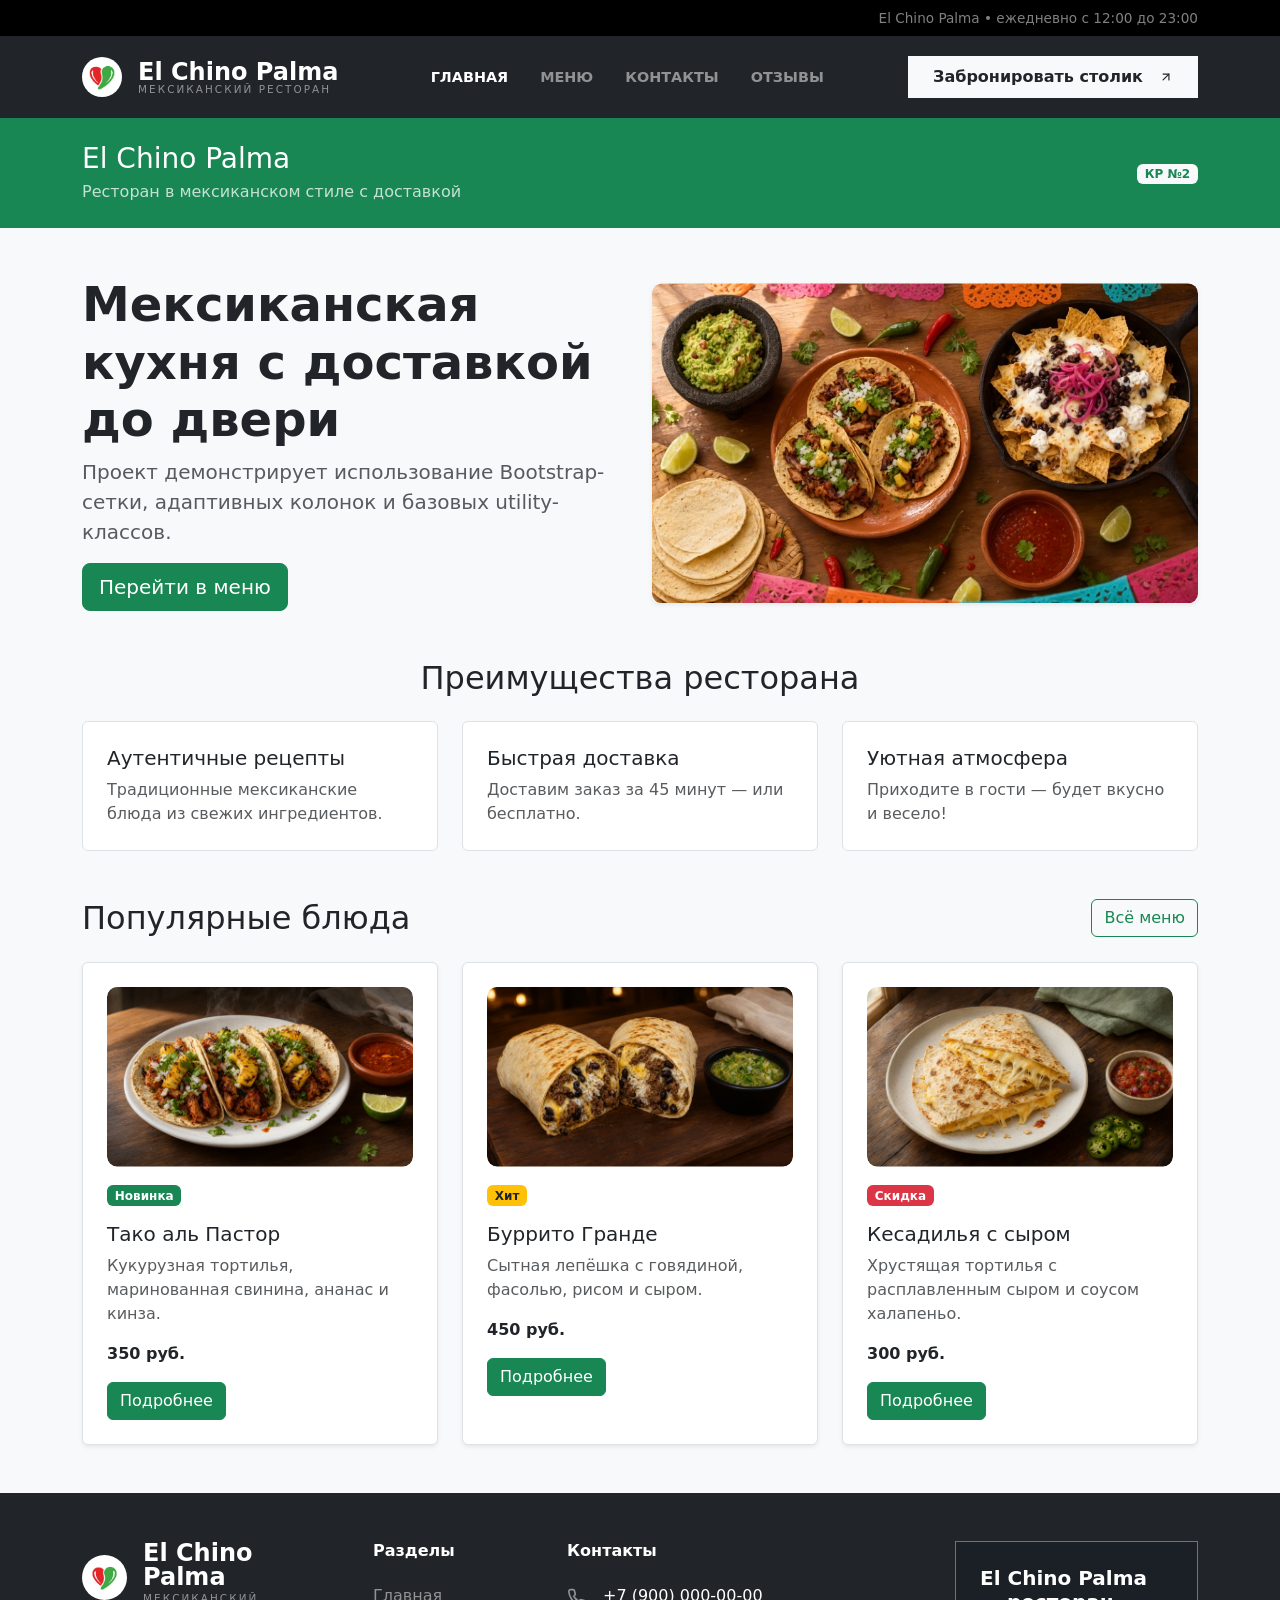
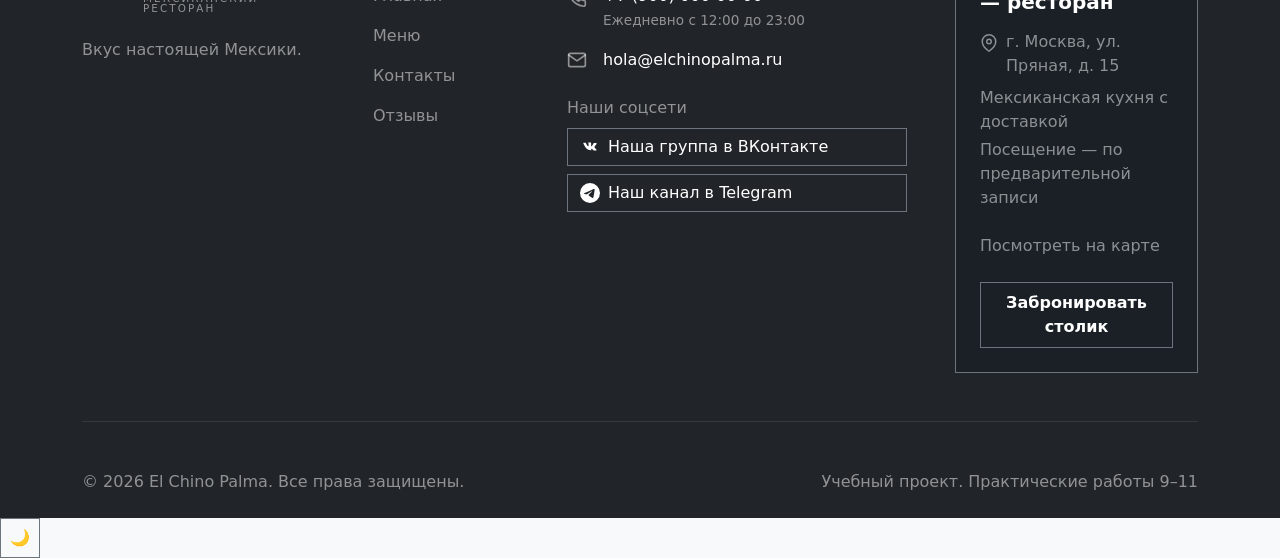
<file: index.html>
<!DOCTYPE html>
<html lang="ru">
<head>
    <meta charset="UTF-8">
    <meta name="viewport" content="width=device-width, initial-scale=1.0">
    <script>
        (function () {
            var t = localStorage.getItem('ecp-theme');
            if (!t) t = window.matchMedia('(prefers-color-scheme: dark)').matches ? 'dark' : 'light';
            document.documentElement.setAttribute('data-bs-theme', t);
        })();
    </script>
    <meta name="description" content="El Chino Palma — ресторан в мексиканском стиле с доставкой: меню, шеф-повара, заказ доставки.">
    <title>El Chino Palma — мексиканский ресторан</title>
    <link href="vendor/bootstrap/css/bootstrap.min.css" rel="stylesheet">
    <link rel="stylesheet" href="css/custom.css">
    <link rel="icon" type="image/jpeg" href="images/logo.jpeg">
</head>
<body class="bg-light d-flex flex-column min-vh-100">
    <!-- Верхняя панель -->
<div class="top-bar bg-black text-white-50 py-2" style="font-size: 0.85rem;">
    <div class="container d-flex justify-content-end">
        <span>El Chino Palma &bull; ежедневно с 12:00 до 23:00</span>
    </div>
</div>

<!-- Основной навбар -->
<nav class="navbar navbar-expand-lg navbar-dark bg-dark py-3">
    <div class="container">
        <!-- Логотип -->
        <a class="navbar-brand d-flex align-items-center" href="index.html">
            <img src="images/logo.jpeg" alt="Логотип" class="navbar-logo me-3" style="width: 40px; height: 40px; border-radius: 50%;">
            <div class="d-flex flex-column lh-1">
                <span class="fw-bold fs-4 text-white">El Chino Palma</span>
                <span class="text-white-50 text-uppercase" style="font-size: 0.65rem; letter-spacing: 0.2em;">Мексиканский ресторан</span>
            </div>
        </a>

        <button class="navbar-toggler" type="button" data-bs-toggle="collapse" data-bs-target="#mainNavbar" aria-controls="mainNavbar" aria-expanded="false" aria-label="Переключить навигацию">
            <span class="navbar-toggler-icon"></span>
        </button>

        <div class="collapse navbar-collapse" id="mainNavbar">
            <ul class="navbar-nav mx-auto mb-3 mb-lg-0 gap-3 text-uppercase" style="font-size: 0.9rem; font-weight: 600;">
                <li class="nav-item"><a class="nav-link active text-white" href="index.html">Главная</a></li>
                <li class="nav-item"><a class="nav-link text-white-50 hover-white" href="catalog.html">Меню</a></li>
                <li class="nav-item"><a class="nav-link text-white-50 hover-white" href="contacts.html">Контакты</a></li>
                <li class="nav-item"><a class="nav-link text-white-50 hover-white" href="reviews.html">Отзывы</a></li>
            </ul>

            <div class="d-flex align-items-center gap-2 flex-wrap">
                
                
                <a href="order.html" class="header-cta btn btn-light text-dark fw-bold rounded-0 px-4 py-2 d-inline-flex align-items-center gap-3 text-decoration-none ms-lg-2">
                    Забронировать столик
                    <svg width="14" height="14" viewBox="0 0 24 24" fill="none" stroke="currentColor" stroke-width="2" stroke-linecap="round" stroke-linejoin="round"><line x1="7" y1="17" x2="17" y2="7"></line><polyline points="7 7 17 7 17 17"></polyline></svg>
                </a>
            </div>
        </div>
    </div>
</nav>

    <header class="bg-success text-white py-4">
        <div class="container">
            <div class="row align-items-center">
                <div class="col-12 col-md-8">
                    <h1 class="h3 mb-1">El Chino Palma</h1>
                    <p class="mb-0 opacity-75">Ресторан в мексиканском стиле с доставкой</p>
                </div>
                <div class="col-12 col-md-4 text-md-end mt-3 mt-md-0">
                    <span class="badge bg-light text-success">КР №2</span>
                </div>
            </div>
        </div>
    </header>

    <main class="flex-grow-1">
        <section class="container my-5">
            <div class="row align-items-center g-4">
                <div class="col-12 col-lg-6 animate-on-load">
                    <h2 class="display-5 fw-bold">Мексиканская кухня с доставкой до двери</h2>
                    <p class="lead text-muted">Проект демонстрирует использование Bootstrap-сетки, адаптивных колонок и базовых utility-классов.</p>
                    <a class="btn btn-success btn-lg" href="catalog.html">Перейти в меню</a>
                </div>
                <div class="col-12 col-lg-6 animate-on-load">
                    <div class="hero-media rounded overflow-hidden shadow-sm"><img src="images/hero.jpg" alt="Фирменные блюда El Chino Palma" class="hero-img" loading="lazy"></div>
                </div>
            </div>
        </section>

        <section class="container my-5">
            <h2 class="text-center mb-4">Преимущества ресторана</h2>
            <div class="row g-4">
                <div class="col-12 col-md-4">
                    <div class="p-4 border rounded h-100 bg-white">
                        <h3 class="h5">Аутентичные рецепты</h3>
                        <p class="mb-0 text-muted">Традиционные мексиканские блюда из свежих ингредиентов.</p>
                    </div>
                </div>
                <div class="col-12 col-md-4">
                    <div class="p-4 border rounded h-100 bg-white">
                        <h3 class="h5">Быстрая доставка</h3>
                        <p class="mb-0 text-muted">Доставим заказ за 45 минут — или бесплатно.</p>
                    </div>
                </div>
                <div class="col-12 col-md-4">
                    <div class="p-4 border rounded h-100 bg-white">
                        <h3 class="h5">Уютная атмосфера</h3>
                        <p class="mb-0 text-muted">Приходите в гости — будет вкусно и весело!</p>
                    </div>
                </div>
            </div>
        </section>

        <section class="container my-5" id="popular">
            <div class="d-flex justify-content-between align-items-center mb-4">
                <h2 class="mb-0">Популярные блюда</h2>
                <a class="btn btn-outline-success" href="catalog.html">Всё меню</a>
            </div>
            <div class="row g-4">
                <div class="col-12 col-md-6 col-lg-4">
                    <div class="border rounded h-100 p-4 bg-white shadow-sm animate-on-load">
                        <img src="images/dish-1.jpg" class="dish-thumb mb-3" alt="Тако аль Пастор" loading="lazy">
                        <span class="badge bg-success mb-3">Новинка</span>
                        <h3 class="h5">Тако аль Пастор</h3>
                        <p class="text-muted">Кукурузная тортилья, маринованная свинина, ананас и кинза.</p>
                        <p class="fw-bold mb-3">350 руб.</p>
                        <a class="btn btn-success" href="product.html">Подробнее</a>
                    </div>
                </div>
                <div class="col-12 col-md-6 col-lg-4">
                    <div class="border rounded h-100 p-4 bg-white shadow-sm animate-on-load">
                        <img src="images/dish-2.jpg" class="dish-thumb mb-3" alt="Буррито Гранде" loading="lazy">
                        <span class="badge bg-warning text-dark mb-3">Хит</span>
                        <h3 class="h5">Буррито Гранде</h3>
                        <p class="text-muted">Сытная лепёшка с говядиной, фасолью, рисом и сыром.</p>
                        <p class="fw-bold mb-3">450 руб.</p>
                        <a class="btn btn-success" href="product.html">Подробнее</a>
                    </div>
                </div>
                <div class="col-12 col-md-6 col-lg-4">
                    <div class="border rounded h-100 p-4 bg-white shadow-sm animate-on-load">
                        <img src="images/dish-3.jpg" class="dish-thumb mb-3" alt="Кесадилья с сыром" loading="lazy">
                        <span class="badge bg-danger mb-3">Скидка</span>
                        <h3 class="h5">Кесадилья с сыром</h3>
                        <p class="text-muted">Хрустящая тортилья с расплавленным сыром и соусом халапеньо.</p>
                        <p class="fw-bold mb-3">300 руб.</p>
                        <a class="btn btn-success" href="product.html">Подробнее</a>
                    </div>
                </div>
            </div>
        </section>
    </main>

    <footer class="bg-dark text-white pt-5 pb-4 mt-auto">
    <div class="container">
        <div class="row g-5">
            <!-- Колонка 1: Лого и слоган -->
            <div class="col-12 col-lg-3">
                <a class="d-flex align-items-center text-decoration-none mb-4" href="index.html">
                    <img src="images/logo.jpeg" alt="Логотип" class="me-3" style="width: 45px; height: 45px; border-radius: 50%; background: white; padding: 3px;">
                    <div class="d-flex flex-column lh-1">
                        <span class="fw-bold fs-4 text-white">El Chino Palma</span>
                        <span class="text-white-50 text-uppercase mt-1" style="font-size: 0.65rem; letter-spacing: 0.2em;">Мексиканский ресторан</span>
                    </div>
                </a>
                <p class="text-white-50">Вкус настоящей Мексики.</p>
            </div>

            <!-- Колонка 2: Разделы -->
            <div class="col-6 col-lg-2">
                <h5 class="text-white fw-bold mb-4 fs-6">Разделы</h5>
                <ul class="list-unstyled d-flex flex-column gap-3">
                    <li><a class="text-white-50 text-decoration-none hover-white" href="index.html">Главная</a></li>
                    <li><a class="text-white-50 text-decoration-none hover-white" href="catalog.html">Меню</a></li>
                    <li><a class="text-white-50 text-decoration-none hover-white" href="contacts.html">Контакты</a></li>
                    <li><a class="text-white-50 text-decoration-none hover-white" href="reviews.html">Отзывы</a></li>
                </ul>
            </div>

            <!-- Колонка 3: Контакты -->
            <div class="col-12 col-md-6 col-lg-4">
                <h5 class="text-white fw-bold mb-4 fs-6">Контакты</h5>
                <ul class="list-unstyled d-flex flex-column gap-3 text-white-50">
                    <li class="d-flex align-items-start gap-3">
                        <svg width="20" height="20" viewBox="0 0 24 24" fill="none" stroke="currentColor" stroke-width="2" stroke-linecap="round" stroke-linejoin="round" class="mt-1 flex-shrink-0"><path d="M22 16.92v3a2 2 0 0 1-2.18 2 19.79 19.79 0 0 1-8.63-3.07 19.5 19.5 0 0 1-6-6 19.79 19.79 0 0 1-3.07-8.67A2 2 0 0 1 4.11 2h3a2 2 0 0 1 2 1.72 12.84 12.84 0 0 0 .7 2.81 2 2 0 0 1-.45 2.11L8.09 9.91a16 16 0 0 0 6 6l1.27-1.27a2 2 0 0 1 2.11-.45 12.84 12.84 0 0 0 2.81.7A2 2 0 0 1 22 16.92z"></path></svg>
                        <div>
                            <a href="tel:+79000000000" class="text-white text-decoration-none">+7 (900) 000-00-00</a><br>
                            <span class="text-white-50" style="font-size: 0.85rem;">Ежедневно с 12:00 до 23:00</span>
                        </div>
                    </li>
                    <li class="d-flex align-items-center gap-3">
                        <svg width="20" height="20" viewBox="0 0 24 24" fill="none" stroke="currentColor" stroke-width="2" stroke-linecap="round" stroke-linejoin="round" class="flex-shrink-0"><path d="M4 4h16c1.1 0 2 .9 2 2v12c0 1.1-.9 2-2 2H4c-1.1 0-2-.9-2-2V6c0-1.1.9-2 2-2z"></path><polyline points="22,6 12,13 2,6"></polyline></svg>
                        <a href="mailto:hola@elchinopalma.ru" class="text-white text-decoration-none">hola@elchinopalma.ru</a>
                    </li>
                </ul>
                <p class="text-white-50 mt-4 mb-2">Наши соцсети</p>
                <div class="d-flex flex-column gap-2">
                    <a href="#" class="btn btn-outline-secondary text-start rounded-0 text-white d-flex align-items-center gap-2 border-secondary">
                        <svg width="20" height="20" viewBox="0 0 24 24" fill="currentColor"><path d="M12.785 16.241s.288-.032.436-.191c.136-.145.131-.419.131-.419s-.019-1.28.575-1.469c.583-.187 1.332 1.233 2.125 1.778.603.413 1.06.323 1.06.323l2.127-.03s1.111-.069.583-.944c-.042-.071-.304-.642-1.578-1.895-1.335-1.312-1.157-1.099.454-3.368 1.002-1.412 1.402-2.274 1.277-2.643-.118-.352-.85-.258-.85-.258l-2.397.015s-.178-.024-.31.055c-.128.077-.212.256-.212.256s-.376 1.002-.878 1.856c-1.065 1.803-1.491 1.898-1.666 1.786-.412-.268-.309-1.077-.309-1.653 0-1.799.267-2.547-.526-2.743-.264-.064-.457-.106-1.132-.112-.866-.009-1.598.003-2.014.208-.276.136-.49.44-.359.458.162.022.53.099.725.365.253.343.245 1.112.245 1.112s.146 2.118-.34 2.381c-.336.182-.795-.19-1.778-1.883-.505-.874-.887-1.84-.887-1.84s-.072-.177-.2-.272c-.154-.115-.368-.151-.368-.151l-2.278.015s-.342.009-.468.158c-.112.133-.008.406-.008.406s1.77 4.145 3.772 6.234c1.836 1.916 3.921 1.79 3.921 1.79h.945z"/></svg>
                        Наша группа в ВКонтакте
                    </a>
                    <a href="#" class="btn btn-outline-secondary text-start rounded-0 text-white d-flex align-items-center gap-2 border-secondary">
                        <svg width="20" height="20" viewBox="0 0 24 24" fill="currentColor"><path d="M11.944 0A12 12 0 0 0 0 12a12 12 0 0 0 12 12 12 12 0 0 0 12-12A12 12 0 0 0 12 0a12 12 0 0 0-.056 0zm4.962 7.224c.1-.002.321.023.465.14a.506.506 0 0 1 .171.325c.016.093.036.306.02.472-.18 1.898-.962 6.502-1.36 8.627-.168.9-.499 1.201-.82 1.23-.696.065-1.225-.46-1.9-.902-1.056-.693-1.653-1.124-2.678-1.8-1.185-.78-.417-1.21.258-1.91.177-.184 3.247-2.977 3.307-3.23.007-.032.014-.15-.056-.212s-.174-.041-.249-.024c-.106.024-1.793 1.14-5.061 3.345-.48.33-.913.49-1.302.48-.428-.008-1.252-.241-1.865-.44-.752-.245-1.349-.374-1.297-.789.027-.216.325-.437.893-.663 3.498-1.524 5.83-2.529 6.998-3.014 3.332-1.386 4.025-1.627 4.476-1.635z"/></svg>
                        Наш канал в Telegram
                    </a>
                </div>
            </div>

            <!-- Колонка 4: Карточка -->
            <div class="col-12 col-lg-3">
                <div class="p-4 border border-secondary h-100 d-flex flex-column" style="background-color: #1a2026;">
                    <h5 class="text-white fw-bold mb-3 fs-5">El Chino Palma — ресторан</h5>
                    <p class="text-white-50 mb-2 d-flex gap-2">
                        <svg width="18" height="18" viewBox="0 0 24 24" fill="none" stroke="currentColor" stroke-width="2" stroke-linecap="round" stroke-linejoin="round" class="mt-1 flex-shrink-0"><path d="M21 10c0 7-9 13-9 13s-9-6-9-13a9 9 0 0 1 18 0z"></path><circle cx="12" cy="10" r="3"></circle></svg>
                        <span>г. Москва, ул. Пряная, д. 15</span>
                    </p>
                    <p class="text-white-50 mb-1">Мексиканская кухня с доставкой</p>
                    <p class="text-white-50 mb-4">Посещение — по предварительной записи</p>
                    <a href="contacts.html" class="text-white-50 text-decoration-none mb-4 d-inline-block hover-white">Посмотреть на карте</a>
                    <a href="order.html" class="header-cta btn btn-outline-light rounded-0 mt-auto py-2 w-100 border-secondary text-white fw-bold">Забронировать столик</a>
                </div>
            </div>
        </div>

        <hr class="border-secondary my-5">

        <div class="row align-items-center">
            <div class="col-12 col-md-6">
                <p class="mb-0 text-white-50">&copy; 2026 El Chino Palma. Все права защищены.</p>
            </div>
            <div class="col-12 col-md-6 text-md-end mt-3 mt-md-0">
                <span class="text-white-50">Учебный проект. Практические работы 9–11</span>
            </div>
        </div>
    </div>
</footer>

    <script src="vendor/bootstrap/js/bootstrap.bundle.min.js"></script>
    <script src="js/theme.js"></script>
<button type="button" class="theme-toggle-olive btn btn-outline-light border-secondary rounded-0 p-2 d-flex align-items-center justify-content-center" data-theme-toggle aria-label="Переключить тему" style="width: 40px; height: 40px;">
                    <span class="theme-icon text-white" aria-hidden="true">🌙</span>
                </button>
</body>
</html>
</file>
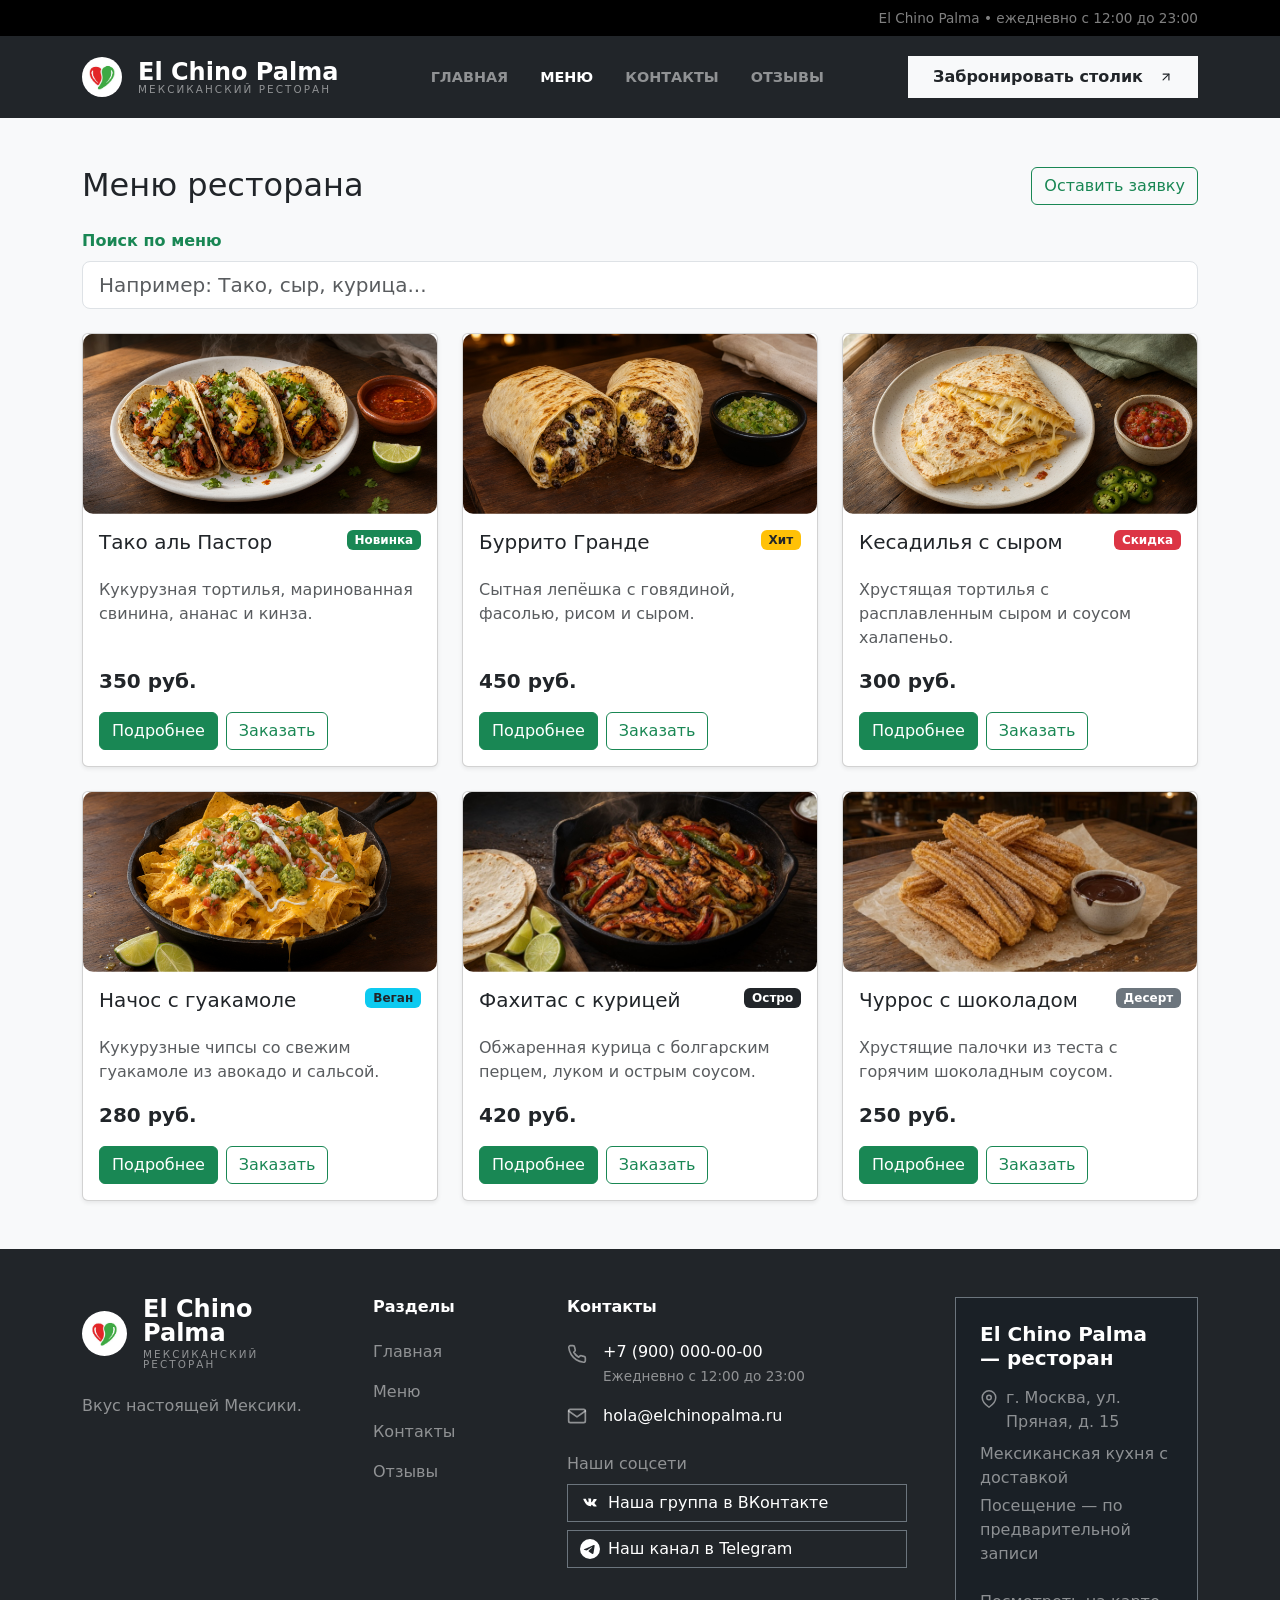
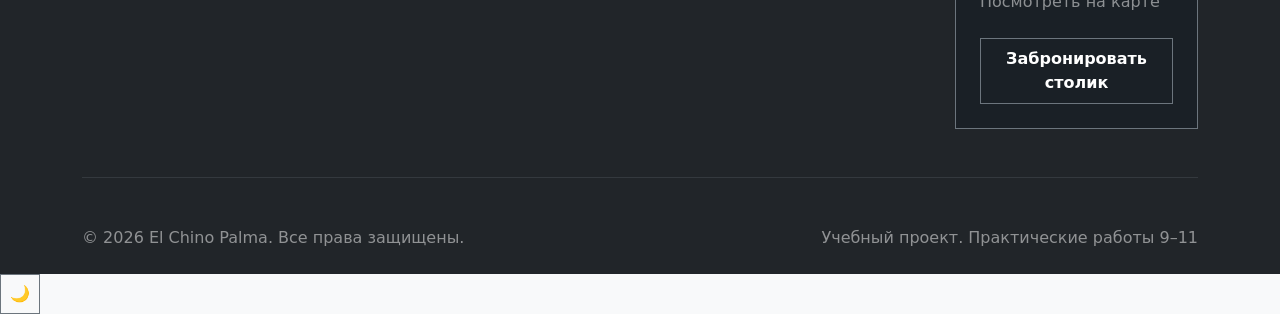
<file: catalog.html>
<!DOCTYPE html>
<html lang="ru">
<head>
    <meta charset="UTF-8">
    <meta name="viewport" content="width=device-width, initial-scale=1.0">
    <script>
        (function () {
            var t = localStorage.getItem('ecp-theme');
            if (!t) t = window.matchMedia('(prefers-color-scheme: dark)').matches ? 'dark' : 'light';
            document.documentElement.setAttribute('data-bs-theme', t);
        })();
    </script>
    <meta name="description" content="Меню ресторана El Chino Palma — мексиканские блюда с доставкой.">
    <title>Меню — El Chino Palma</title>
    <link href="vendor/bootstrap/css/bootstrap.min.css" rel="stylesheet">
    <link rel="stylesheet" href="css/custom.css">
    <link rel="icon" type="image/jpeg" href="images/logo.jpeg">
</head>
<body class="bg-light d-flex flex-column min-vh-100">
    <!-- Верхняя панель -->
<div class="top-bar bg-black text-white-50 py-2" style="font-size: 0.85rem;">
    <div class="container d-flex justify-content-end">
        <span>El Chino Palma &bull; ежедневно с 12:00 до 23:00</span>
    </div>
</div>

<!-- Основной навбар -->
<nav class="navbar navbar-expand-lg navbar-dark bg-dark py-3">
    <div class="container">
        <!-- Логотип -->
        <a class="navbar-brand d-flex align-items-center" href="index.html">
            <img src="images/logo.jpeg" alt="Логотип" class="navbar-logo me-3" style="width: 40px; height: 40px; border-radius: 50%;">
            <div class="d-flex flex-column lh-1">
                <span class="fw-bold fs-4 text-white">El Chino Palma</span>
                <span class="text-white-50 text-uppercase" style="font-size: 0.65rem; letter-spacing: 0.2em;">Мексиканский ресторан</span>
            </div>
        </a>

        <button class="navbar-toggler" type="button" data-bs-toggle="collapse" data-bs-target="#mainNavbar" aria-controls="mainNavbar" aria-expanded="false" aria-label="Переключить навигацию">
            <span class="navbar-toggler-icon"></span>
        </button>

        <div class="collapse navbar-collapse" id="mainNavbar">
            <ul class="navbar-nav mx-auto mb-3 mb-lg-0 gap-3 text-uppercase" style="font-size: 0.9rem; font-weight: 600;">
                <li class="nav-item"><a class="nav-link text-white-50 hover-white" href="index.html">Главная</a></li>
                <li class="nav-item"><a class="nav-link active text-white" href="catalog.html">Меню</a></li>
                <li class="nav-item"><a class="nav-link text-white-50 hover-white" href="contacts.html">Контакты</a></li>
                <li class="nav-item"><a class="nav-link text-white-50 hover-white" href="reviews.html">Отзывы</a></li>
            </ul>

            <div class="d-flex align-items-center gap-2 flex-wrap">
                
                
                <a href="order.html" class="header-cta btn btn-light text-dark fw-bold rounded-0 px-4 py-2 d-inline-flex align-items-center gap-3 text-decoration-none ms-lg-2">
                    Забронировать столик
                    <svg width="14" height="14" viewBox="0 0 24 24" fill="none" stroke="currentColor" stroke-width="2" stroke-linecap="round" stroke-linejoin="round"><line x1="7" y1="17" x2="17" y2="7"></line><polyline points="7 7 17 7 17 17"></polyline></svg>
                </a>
            </div>
        </div>
    </div>
</nav>

    <main class="container my-5 flex-grow-1">
        

        <div class="d-flex justify-content-between align-items-center mb-4">
            <h1 class="h2 mb-0">Меню ресторана</h1>
            <a class="btn btn-outline-success" href="order.html">Оставить заявку</a>
        </div>

                <div class="mb-4 animate-on-load">
            <label for="menu-search" class="form-label fw-bold text-success">Поиск по меню</label>
            <input type="search" id="menu-search" class="form-control form-control-lg" placeholder="Например: Тако, сыр, курица...">
        </div>

        <div class="row g-4" id="menu-grid">
            <div class="col-12 col-md-6 col-lg-4 menu-item animate-on-load">
                <div class="card h-100 shadow-sm">
                    <img src="images/dish-1.jpg" class="card-img-top" alt="Тако аль Пастор" loading="lazy">
                    <div class="card-body d-flex flex-column">
                        <div class="d-flex justify-content-between align-items-start mb-3">
                            <h2 class="card-title h5">Тако аль Пастор</h2>
                            <span class="badge bg-success">Новинка</span>
                        </div>
                        <p class="card-text text-muted">Кукурузная тортилья, маринованная свинина, ананас и кинза.</p>
                        <p class="fw-bold fs-5 mt-auto">350 руб.</p>
                        <div class="d-flex gap-2">
                            <a class="btn btn-success" href="product.html">Подробнее</a>
                            <button class="btn btn-outline-success" type="button" data-bs-toggle="modal" data-bs-target="#orderModal">Заказать</button>
                        </div>
                    </div>
                </div>
            </div>

            <div class="col-12 col-md-6 col-lg-4 menu-item animate-on-load">
                <div class="card h-100 shadow-sm">
                    <img src="images/dish-2.jpg" class="card-img-top" alt="Буррито Гранде" loading="lazy">
                    <div class="card-body d-flex flex-column">
                        <div class="d-flex justify-content-between align-items-start mb-3">
                            <h2 class="card-title h5">Буррито Гранде</h2>
                            <span class="badge bg-warning text-dark">Хит</span>
                        </div>
                        <p class="card-text text-muted">Сытная лепёшка с говядиной, фасолью, рисом и сыром.</p>
                        <p class="fw-bold fs-5 mt-auto">450 руб.</p>
                        <div class="d-flex gap-2">
                            <a class="btn btn-success" href="product.html">Подробнее</a>
                            <button class="btn btn-outline-success" type="button" data-bs-toggle="modal" data-bs-target="#orderModal">Заказать</button>
                        </div>
                    </div>
                </div>
            </div>

            <div class="col-12 col-md-6 col-lg-4 menu-item animate-on-load">
                <div class="card h-100 shadow-sm">
                    <img src="images/dish-3.jpg" class="card-img-top" alt="Кесадилья с сыром" loading="lazy">
                    <div class="card-body d-flex flex-column">
                        <div class="d-flex justify-content-between align-items-start mb-3">
                            <h2 class="card-title h5">Кесадилья с сыром</h2>
                            <span class="badge bg-danger">Скидка</span>
                        </div>
                        <p class="card-text text-muted">Хрустящая тортилья с расплавленным сыром и соусом халапеньо.</p>
                        <p class="fw-bold fs-5 mt-auto">300 руб.</p>
                        <div class="d-flex gap-2">
                            <a class="btn btn-success" href="product.html">Подробнее</a>
                            <button class="btn btn-outline-success" type="button" data-bs-toggle="modal" data-bs-target="#orderModal">Заказать</button>
                        </div>
                    </div>
                </div>
            </div>

            <div class="col-12 col-md-6 col-lg-4 menu-item animate-on-load">
                <div class="card h-100 shadow-sm">
                    <img src="images/dish-4.jpg" class="card-img-top" alt="Начос с гуакамоле" loading="lazy">
                    <div class="card-body d-flex flex-column">
                        <div class="d-flex justify-content-between align-items-start mb-3">
                            <h2 class="card-title h5">Начос с гуакамоле</h2>
                            <span class="badge bg-info text-dark">Веган</span>
                        </div>
                        <p class="card-text text-muted">Кукурузные чипсы со свежим гуакамоле из авокадо и сальсой.</p>
                        <p class="fw-bold fs-5 mt-auto">280 руб.</p>
                        <div class="d-flex gap-2">
                            <a class="btn btn-success" href="product.html">Подробнее</a>
                            <button class="btn btn-outline-success" type="button" data-bs-toggle="modal" data-bs-target="#orderModal">Заказать</button>
                        </div>
                    </div>
                </div>
            </div>

            <div class="col-12 col-md-6 col-lg-4 menu-item animate-on-load">
                <div class="card h-100 shadow-sm">
                    <img src="images/dish-5.jpg" class="card-img-top" alt="Фахитас с курицей" loading="lazy">
                    <div class="card-body d-flex flex-column">
                        <div class="d-flex justify-content-between align-items-start mb-3">
                            <h2 class="card-title h5">Фахитас с курицей</h2>
                            <span class="badge bg-dark">Остро</span>
                        </div>
                        <p class="card-text text-muted">Обжаренная курица с болгарским перцем, луком и острым соусом.</p>
                        <p class="fw-bold fs-5 mt-auto">420 руб.</p>
                        <div class="d-flex gap-2">
                            <a class="btn btn-success" href="product.html">Подробнее</a>
                            <button class="btn btn-outline-success" type="button" data-bs-toggle="modal" data-bs-target="#orderModal">Заказать</button>
                        </div>
                    </div>
                </div>
            </div>

            <div class="col-12 col-md-6 col-lg-4 menu-item animate-on-load">
                <div class="card h-100 shadow-sm">
                    <img src="images/dish-6.jpg" class="card-img-top" alt="Чуррос с шоколадом" loading="lazy">
                    <div class="card-body d-flex flex-column">
                        <div class="d-flex justify-content-between align-items-start mb-3">
                            <h2 class="card-title h5">Чуррос с шоколадом</h2>
                            <span class="badge bg-secondary">Десерт</span>
                        </div>
                        <p class="card-text text-muted">Хрустящие палочки из теста с горячим шоколадным соусом.</p>
                        <p class="fw-bold fs-5 mt-auto">250 руб.</p>
                        <div class="d-flex gap-2">
                            <a class="btn btn-success" href="product.html">Подробнее</a>
                            <button class="btn btn-outline-success" type="button" data-bs-toggle="modal" data-bs-target="#orderModal">Заказать</button>
                        </div>
                    </div>
                </div>
            </div>
        </div>
    </main>

    <div class="modal fade" id="orderModal" tabindex="-1" aria-labelledby="orderModalLabel" aria-hidden="true">
        <div class="modal-dialog">
            <div class="modal-content">
                <div class="modal-header">
                    <h2 class="modal-title h5" id="orderModalLabel">Быстрая заявка</h2>
                    <button type="button" class="btn-close" data-bs-dismiss="modal" aria-label="Закрыть"></button>
                </div>
                <div class="modal-body">
                    <p class="text-muted">Оставьте контактные данные, и менеджер свяжется с вами для подтверждения заказа.</p>
                    <form>
                        <div class="mb-3">
                            <label for="modal-name" class="form-label">Имя</label>
                            <input id="modal-name" type="text" class="form-control" required>
                        </div>
                        <div class="mb-3">
                            <label for="modal-phone" class="form-label">Телефон</label>
                            <input id="modal-phone" type="tel" class="form-control" required>
                        </div>
                        <div class="form-check mb-3">
                            <input id="modal-agree" class="form-check-input" type="checkbox" required>
                            <label class="form-check-label" for="modal-agree">Согласен на обработку данных</label>
                        </div>
                    </form>
                </div>
                <div class="modal-footer">
                    <button type="button" class="btn btn-secondary" data-bs-dismiss="modal">Закрыть</button>
                    <button type="button" class="btn btn-success">Отправить</button>
                </div>
            </div>
        </div>
    </div>

    <footer class="bg-dark text-white pt-5 pb-4 mt-auto">
    <div class="container">
        <div class="row g-5">
            <!-- Колонка 1: Лого и слоган -->
            <div class="col-12 col-lg-3">
                <a class="d-flex align-items-center text-decoration-none mb-4" href="index.html">
                    <img src="images/logo.jpeg" alt="Логотип" class="me-3" style="width: 45px; height: 45px; border-radius: 50%; background: white; padding: 3px;">
                    <div class="d-flex flex-column lh-1">
                        <span class="fw-bold fs-4 text-white">El Chino Palma</span>
                        <span class="text-white-50 text-uppercase mt-1" style="font-size: 0.65rem; letter-spacing: 0.2em;">Мексиканский ресторан</span>
                    </div>
                </a>
                <p class="text-white-50">Вкус настоящей Мексики.</p>
            </div>

            <!-- Колонка 2: Разделы -->
            <div class="col-6 col-lg-2">
                <h5 class="text-white fw-bold mb-4 fs-6">Разделы</h5>
                <ul class="list-unstyled d-flex flex-column gap-3">
                    <li><a class="text-white-50 text-decoration-none hover-white" href="index.html">Главная</a></li>
                    <li><a class="text-white-50 text-decoration-none hover-white" href="catalog.html">Меню</a></li>
                    <li><a class="text-white-50 text-decoration-none hover-white" href="contacts.html">Контакты</a></li>
                    <li><a class="text-white-50 text-decoration-none hover-white" href="reviews.html">Отзывы</a></li>
                </ul>
            </div>

            <!-- Колонка 3: Контакты -->
            <div class="col-12 col-md-6 col-lg-4">
                <h5 class="text-white fw-bold mb-4 fs-6">Контакты</h5>
                <ul class="list-unstyled d-flex flex-column gap-3 text-white-50">
                    <li class="d-flex align-items-start gap-3">
                        <svg width="20" height="20" viewBox="0 0 24 24" fill="none" stroke="currentColor" stroke-width="2" stroke-linecap="round" stroke-linejoin="round" class="mt-1 flex-shrink-0"><path d="M22 16.92v3a2 2 0 0 1-2.18 2 19.79 19.79 0 0 1-8.63-3.07 19.5 19.5 0 0 1-6-6 19.79 19.79 0 0 1-3.07-8.67A2 2 0 0 1 4.11 2h3a2 2 0 0 1 2 1.72 12.84 12.84 0 0 0 .7 2.81 2 2 0 0 1-.45 2.11L8.09 9.91a16 16 0 0 0 6 6l1.27-1.27a2 2 0 0 1 2.11-.45 12.84 12.84 0 0 0 2.81.7A2 2 0 0 1 22 16.92z"></path></svg>
                        <div>
                            <a href="tel:+79000000000" class="text-white text-decoration-none">+7 (900) 000-00-00</a><br>
                            <span class="text-white-50" style="font-size: 0.85rem;">Ежедневно с 12:00 до 23:00</span>
                        </div>
                    </li>
                    <li class="d-flex align-items-center gap-3">
                        <svg width="20" height="20" viewBox="0 0 24 24" fill="none" stroke="currentColor" stroke-width="2" stroke-linecap="round" stroke-linejoin="round" class="flex-shrink-0"><path d="M4 4h16c1.1 0 2 .9 2 2v12c0 1.1-.9 2-2 2H4c-1.1 0-2-.9-2-2V6c0-1.1.9-2 2-2z"></path><polyline points="22,6 12,13 2,6"></polyline></svg>
                        <a href="mailto:hola@elchinopalma.ru" class="text-white text-decoration-none">hola@elchinopalma.ru</a>
                    </li>
                </ul>
                <p class="text-white-50 mt-4 mb-2">Наши соцсети</p>
                <div class="d-flex flex-column gap-2">
                    <a href="#" class="btn btn-outline-secondary text-start rounded-0 text-white d-flex align-items-center gap-2 border-secondary">
                        <svg width="20" height="20" viewBox="0 0 24 24" fill="currentColor"><path d="M12.785 16.241s.288-.032.436-.191c.136-.145.131-.419.131-.419s-.019-1.28.575-1.469c.583-.187 1.332 1.233 2.125 1.778.603.413 1.06.323 1.06.323l2.127-.03s1.111-.069.583-.944c-.042-.071-.304-.642-1.578-1.895-1.335-1.312-1.157-1.099.454-3.368 1.002-1.412 1.402-2.274 1.277-2.643-.118-.352-.85-.258-.85-.258l-2.397.015s-.178-.024-.31.055c-.128.077-.212.256-.212.256s-.376 1.002-.878 1.856c-1.065 1.803-1.491 1.898-1.666 1.786-.412-.268-.309-1.077-.309-1.653 0-1.799.267-2.547-.526-2.743-.264-.064-.457-.106-1.132-.112-.866-.009-1.598.003-2.014.208-.276.136-.49.44-.359.458.162.022.53.099.725.365.253.343.245 1.112.245 1.112s.146 2.118-.34 2.381c-.336.182-.795-.19-1.778-1.883-.505-.874-.887-1.84-.887-1.84s-.072-.177-.2-.272c-.154-.115-.368-.151-.368-.151l-2.278.015s-.342.009-.468.158c-.112.133-.008.406-.008.406s1.77 4.145 3.772 6.234c1.836 1.916 3.921 1.79 3.921 1.79h.945z"/></svg>
                        Наша группа в ВКонтакте
                    </a>
                    <a href="#" class="btn btn-outline-secondary text-start rounded-0 text-white d-flex align-items-center gap-2 border-secondary">
                        <svg width="20" height="20" viewBox="0 0 24 24" fill="currentColor"><path d="M11.944 0A12 12 0 0 0 0 12a12 12 0 0 0 12 12 12 12 0 0 0 12-12A12 12 0 0 0 12 0a12 12 0 0 0-.056 0zm4.962 7.224c.1-.002.321.023.465.14a.506.506 0 0 1 .171.325c.016.093.036.306.02.472-.18 1.898-.962 6.502-1.36 8.627-.168.9-.499 1.201-.82 1.23-.696.065-1.225-.46-1.9-.902-1.056-.693-1.653-1.124-2.678-1.8-1.185-.78-.417-1.21.258-1.91.177-.184 3.247-2.977 3.307-3.23.007-.032.014-.15-.056-.212s-.174-.041-.249-.024c-.106.024-1.793 1.14-5.061 3.345-.48.33-.913.49-1.302.48-.428-.008-1.252-.241-1.865-.44-.752-.245-1.349-.374-1.297-.789.027-.216.325-.437.893-.663 3.498-1.524 5.83-2.529 6.998-3.014 3.332-1.386 4.025-1.627 4.476-1.635z"/></svg>
                        Наш канал в Telegram
                    </a>
                </div>
            </div>

            <!-- Колонка 4: Карточка -->
            <div class="col-12 col-lg-3">
                <div class="p-4 border border-secondary h-100 d-flex flex-column" style="background-color: #1a2026;">
                    <h5 class="text-white fw-bold mb-3 fs-5">El Chino Palma — ресторан</h5>
                    <p class="text-white-50 mb-2 d-flex gap-2">
                        <svg width="18" height="18" viewBox="0 0 24 24" fill="none" stroke="currentColor" stroke-width="2" stroke-linecap="round" stroke-linejoin="round" class="mt-1 flex-shrink-0"><path d="M21 10c0 7-9 13-9 13s-9-6-9-13a9 9 0 0 1 18 0z"></path><circle cx="12" cy="10" r="3"></circle></svg>
                        <span>г. Москва, ул. Пряная, д. 15</span>
                    </p>
                    <p class="text-white-50 mb-1">Мексиканская кухня с доставкой</p>
                    <p class="text-white-50 mb-4">Посещение — по предварительной записи</p>
                    <a href="contacts.html" class="text-white-50 text-decoration-none mb-4 d-inline-block hover-white">Посмотреть на карте</a>
                    <a href="order.html" class="header-cta btn btn-outline-light rounded-0 mt-auto py-2 w-100 border-secondary text-white fw-bold">Забронировать столик</a>
                </div>
            </div>
        </div>

        <hr class="border-secondary my-5">

        <div class="row align-items-center">
            <div class="col-12 col-md-6">
                <p class="mb-0 text-white-50">&copy; 2026 El Chino Palma. Все права защищены.</p>
            </div>
            <div class="col-12 col-md-6 text-md-end mt-3 mt-md-0">
                <span class="text-white-50">Учебный проект. Практические работы 9–11</span>
            </div>
        </div>
    </div>
</footer>

    <script src="vendor/bootstrap/js/bootstrap.bundle.min.js"></script>
    <script src="js/theme.js"></script>
    <script src="js/search.js"></script>
<button type="button" class="theme-toggle-olive btn btn-outline-light border-secondary rounded-0 p-2 d-flex align-items-center justify-content-center" data-theme-toggle aria-label="Переключить тему" style="width: 40px; height: 40px;">
                    <span class="theme-icon text-white" aria-hidden="true">🌙</span>
                </button>
</body>
</html>
</file>
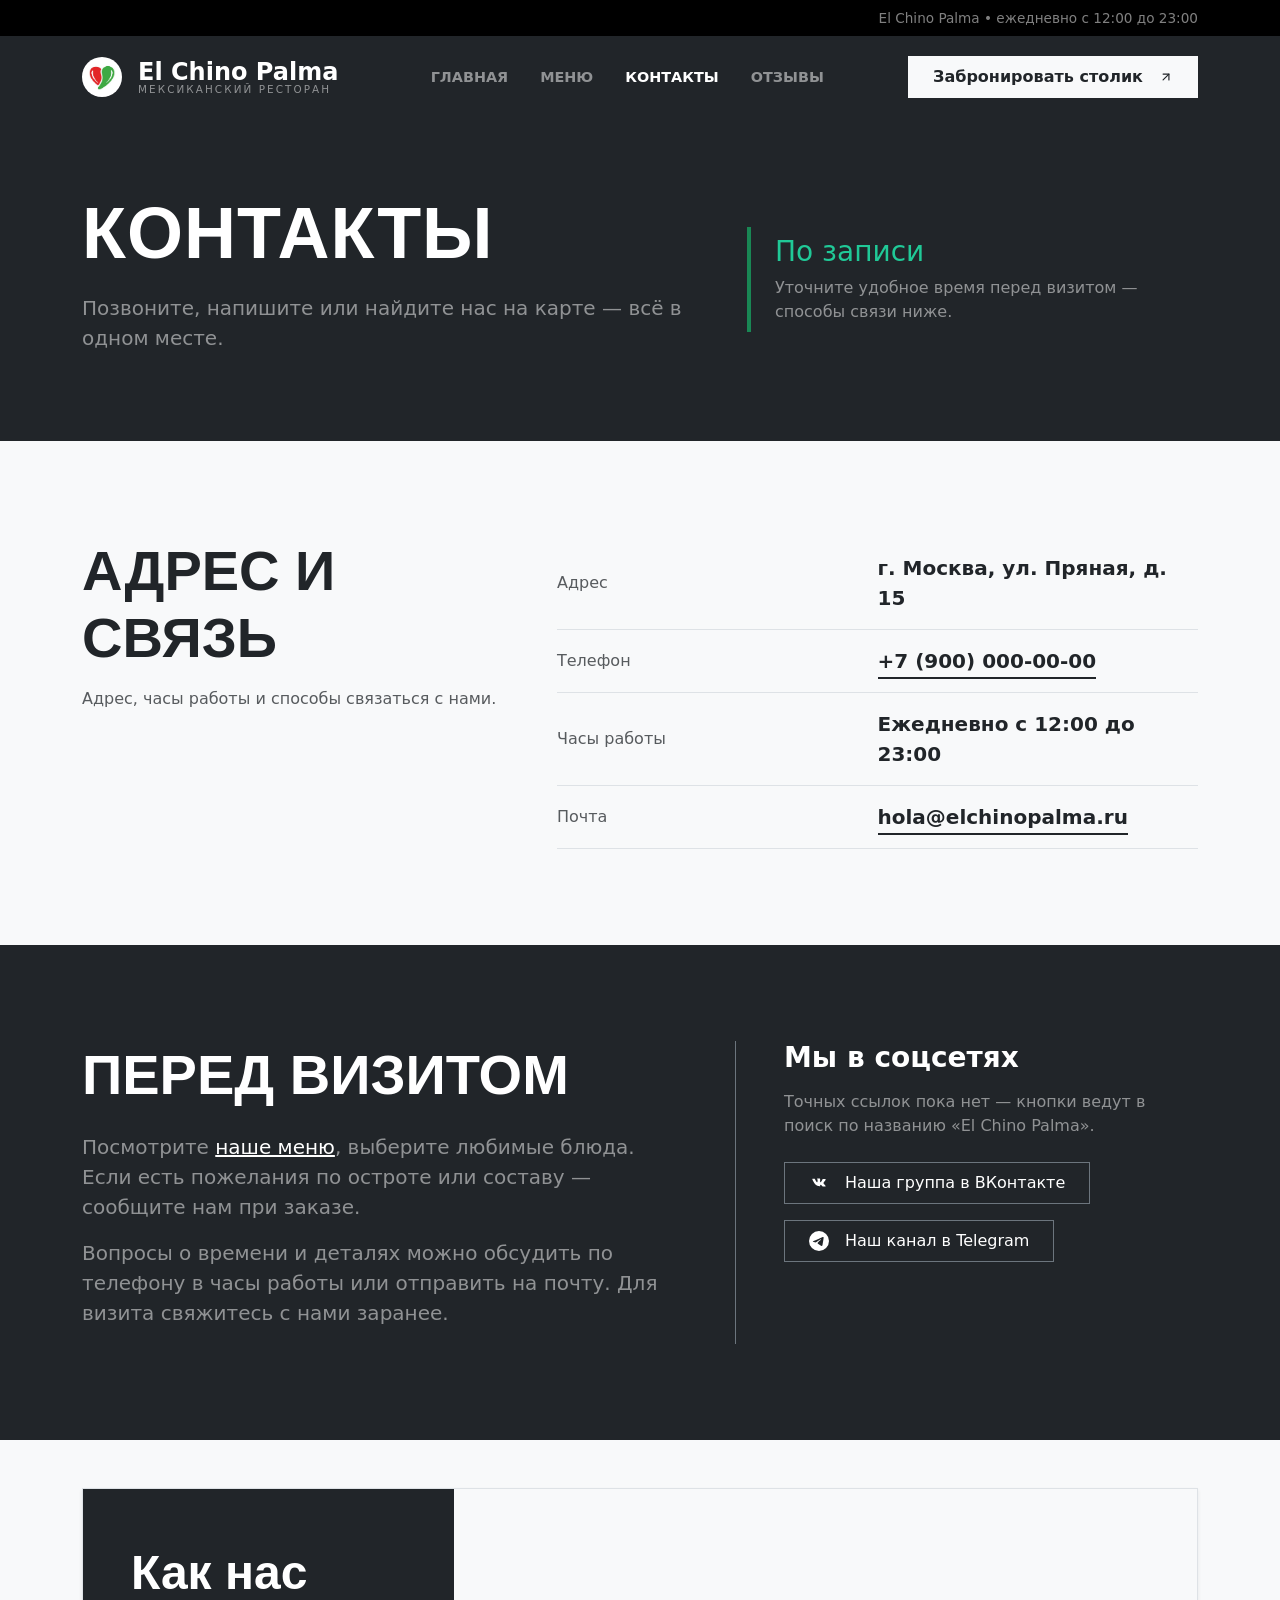
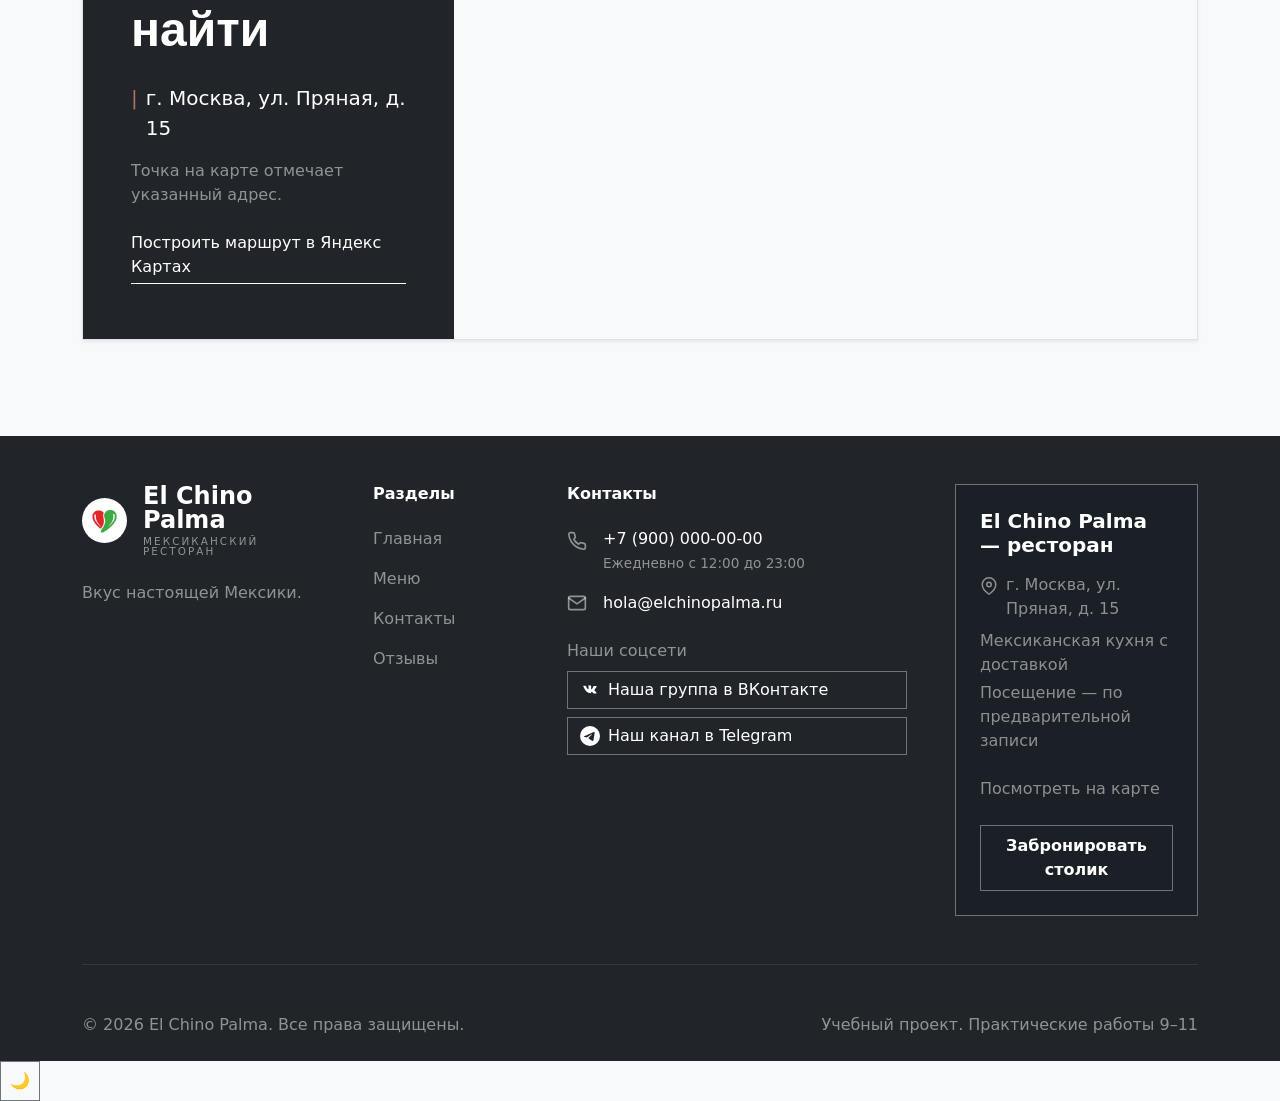
<file: contacts.html>
<!DOCTYPE html>
<html lang="ru">
<head>
    <meta charset="UTF-8">
    <meta name="viewport" content="width=device-width, initial-scale=1.0">
    <script>
        (function () {
            var t = localStorage.getItem('ecp-theme');
            if (!t) t = window.matchMedia('(prefers-color-scheme: dark)').matches ? 'dark' : 'light';
            document.documentElement.setAttribute('data-bs-theme', t);
        })();
    </script>
    <meta name="description" content="Контакты ресторана El Chino Palma: адрес, телефон, e-mail, форма обратной связи.">
    <title>Контакты — El Chino Palma</title>
    <link rel="stylesheet" href="vendor/bootstrap/css/bootstrap.min.css">
    <link rel="stylesheet" href="css/custom.css">
    <link rel="icon" type="image/jpeg" href="images/logo.jpeg">
</head>
<body class="bg-light d-flex flex-column min-vh-100">
    <!-- Верхняя панель -->
<div class="top-bar bg-black text-white-50 py-2" style="font-size: 0.85rem;">
    <div class="container d-flex justify-content-end">
        <span>El Chino Palma &bull; ежедневно с 12:00 до 23:00</span>
    </div>
</div>

<!-- Основной навбар -->
<nav class="navbar navbar-expand-lg navbar-dark bg-dark py-3">
    <div class="container">
        <!-- Логотип -->
        <a class="navbar-brand d-flex align-items-center" href="index.html">
            <img src="images/logo.jpeg" alt="Логотип" class="navbar-logo me-3" style="width: 40px; height: 40px; border-radius: 50%;">
            <div class="d-flex flex-column lh-1">
                <span class="fw-bold fs-4 text-white">El Chino Palma</span>
                <span class="text-white-50 text-uppercase" style="font-size: 0.65rem; letter-spacing: 0.2em;">Мексиканский ресторан</span>
            </div>
        </a>

        <button class="navbar-toggler" type="button" data-bs-toggle="collapse" data-bs-target="#mainNavbar" aria-controls="mainNavbar" aria-expanded="false" aria-label="Переключить навигацию">
            <span class="navbar-toggler-icon"></span>
        </button>

        <div class="collapse navbar-collapse" id="mainNavbar">
            <ul class="navbar-nav mx-auto mb-3 mb-lg-0 gap-3 text-uppercase" style="font-size: 0.9rem; font-weight: 600;">
                <li class="nav-item"><a class="nav-link text-white-50 hover-white" href="index.html">Главная</a></li>
                <li class="nav-item"><a class="nav-link text-white-50 hover-white" href="catalog.html">Меню</a></li>
                <li class="nav-item"><a class="nav-link active text-white" href="contacts.html">Контакты</a></li>
                <li class="nav-item"><a class="nav-link text-white-50 hover-white" href="reviews.html">Отзывы</a></li>
            </ul>

            <div class="d-flex align-items-center gap-2 flex-wrap">
                
                
                <a href="order.html" class="header-cta btn btn-light text-dark fw-bold rounded-0 px-4 py-2 d-inline-flex align-items-center gap-3 text-decoration-none ms-lg-2">
                    Забронировать столик
                    <svg width="14" height="14" viewBox="0 0 24 24" fill="none" stroke="currentColor" stroke-width="2" stroke-linecap="round" stroke-linejoin="round"><line x1="7" y1="17" x2="17" y2="7"></line><polyline points="7 7 17 7 17 17"></polyline></svg>
                </a>
            </div>
        </div>
    </div>
</nav>

    <main class="flex-grow-1">
        <!-- Блок 1: КОНТАКТЫ (как на скрине 3) -->
        <section class="bg-dark text-white py-5">
            <div class="container py-4">
                <div class="row align-items-center">
                    <div class="col-lg-7 mb-4 mb-lg-0">
                        <h1 class="display-2 fw-bold text-uppercase mb-3" style="font-family: 'Impact', 'Arial Black', sans-serif; letter-spacing: 1px;">Контакты</h1>
                        <p class="lead text-white-50">Позвоните, напишите или найдите нас на карте — всё в одном месте.</p>
                    </div>
                    <div class="col-lg-5">
                        <div class="contacts-fixed  border-start border-4 border-success ps-4 py-2">
                            <h2 class="h3 text-success mb-2" style="color: #20c997 !important;">По записи</h2>
                            <p class="text-white-50 mb-0">Уточните удобное время перед визитом — способы связи ниже.</p>
                        </div>
                    </div>
                </div>
            </div>
        </section>

        <!-- Блок 2: Адрес и связь (как на скрине 4) -->
        <section class="bg-light py-5">
            <div class="container py-5">
                <div class="row">
                    <div class="col-lg-5 mb-4 mb-lg-0">
                        <h2 class="display-4 fw-bold text-uppercase mb-3" style="font-family: 'Impact', 'Arial Black', sans-serif;">Адрес и связь</h2>
                        <p class="text-muted">Адрес, часы работы и способы связаться с нами.</p>
                    </div>
                    <div class="col-lg-7">
                        <div class="d-flex border-bottom py-3 align-items-center">
                            <div class="w-50 text-muted">Адрес</div>
                            <div class="w-50 fw-bold fs-5">г. Москва, ул. Пряная, д. 15</div>
                        </div>
                        <div class="d-flex border-bottom py-3 align-items-center">
                            <div class="w-50 text-muted">Телефон</div>
                            <div class="w-50"><a href="tel:+79000000000" class="text-dark text-decoration-none fw-bold fs-5 border-bottom border-dark border-2 pb-1">+7 (900) 000-00-00</a></div>
                        </div>
                        <div class="d-flex border-bottom py-3 align-items-center">
                            <div class="w-50 text-muted">Часы работы</div>
                            <div class="w-50 fw-bold fs-5">Ежедневно с 12:00 до 23:00</div>
                        </div>
                        <div class="d-flex border-bottom py-3 align-items-center">
                            <div class="w-50 text-muted">Почта</div>
                            <div class="w-50"><a href="mailto:hola@elchinopalma.ru" class="text-dark text-decoration-none fw-bold fs-5 border-bottom border-dark border-2 pb-1">hola@elchinopalma.ru</a></div>
                        </div>
                    </div>
                </div>
            </div>
        </section>

        <!-- Блок 3: Перед визитом и соцсети (как на скрине 5) -->
        <section class="bg-dark text-white py-5">
            <div class="container py-5">
                <div class="row">
                    <div class="col-lg-7 mb-4 mb-lg-0 pe-lg-5">
                        <h2 class="display-4 fw-bold text-uppercase mb-4" style="font-family: 'Impact', 'Arial Black', sans-serif;">Перед визитом</h2>
                        <p class="fs-5 mb-3 text-white-50">
                            Посмотрите <a href="catalog.html" class="text-white text-decoration-underline">наше меню</a>, выберите любимые блюда. Если есть пожелания по остроте или составу — сообщите нам при заказе.
                        </p>
                        <p class="fs-5 text-white-50">
                            Вопросы о времени и деталях можно обсудить по телефону в часы работы или отправить на почту. Для визита свяжитесь с нами заранее.
                        </p>
                    </div>
                    <div class="col-lg-5 border-start border-secondary ps-lg-5">
                        <h2 class="h3 fw-bold mb-3">Мы в соцсетях</h2>
                        <p class="text-white-50 mb-4">Точных ссылок пока нет — кнопки ведут в поиск по названию «El Chino Palma».</p>
                        <div class="d-flex flex-column gap-3 align-items-start">
                            <a href="#" class="btn btn-outline-light rounded-0 border-secondary text-white d-inline-flex align-items-center gap-3 px-4 py-2 text-decoration-none">
                                <svg width="20" height="20" viewBox="0 0 24 24" fill="currentColor"><path d="M12.785 16.241s.288-.032.436-.191c.136-.145.131-.419.131-.419s-.019-1.28.575-1.469c.583-.187 1.332 1.233 2.125 1.778.603.413 1.06.323 1.06.323l2.127-.03s1.111-.069.583-.944c-.042-.071-.304-.642-1.578-1.895-1.335-1.312-1.157-1.099.454-3.368 1.002-1.412 1.402-2.274 1.277-2.643-.118-.352-.85-.258-.85-.258l-2.397.015s-.178-.024-.31.055c-.128.077-.212.256-.212.256s-.376 1.002-.878 1.856c-1.065 1.803-1.491 1.898-1.666 1.786-.412-.268-.309-1.077-.309-1.653 0-1.799.267-2.547-.526-2.743-.264-.064-.457-.106-1.132-.112-.866-.009-1.598.003-2.014.208-.276.136-.49.44-.359.458.162.022.53.099.725.365.253.343.245 1.112.245 1.112s.146 2.118-.34 2.381c-.336.182-.795-.19-1.778-1.883-.505-.874-.887-1.84-.887-1.84s-.072-.177-.2-.272c-.154-.115-.368-.151-.368-.151l-2.278.015s-.342.009-.468.158c-.112.133-.008.406-.008.406s1.77 4.145 3.772 6.234c1.836 1.916 3.921 1.79 3.921 1.79h.945z"/></svg>
                                Наша группа в ВКонтакте
                            </a>
                            <a href="#" class="btn btn-outline-light rounded-0 border-secondary text-white d-inline-flex align-items-center gap-3 px-4 py-2 text-decoration-none">
                                <svg width="20" height="20" viewBox="0 0 24 24" fill="currentColor"><path d="M11.944 0A12 12 0 0 0 0 12a12 12 0 0 0 12 12 12 12 0 0 0 12-12A12 12 0 0 0 12 0a12 12 0 0 0-.056 0zm4.962 7.224c.1-.002.321.023.465.14a.506.506 0 0 1 .171.325c.016.093.036.306.02.472-.18 1.898-.962 6.502-1.36 8.627-.168.9-.499 1.201-.82 1.23-.696.065-1.225-.46-1.9-.902-1.056-.693-1.653-1.124-2.678-1.8-1.185-.78-.417-1.21.258-1.91.177-.184 3.247-2.977 3.307-3.23.007-.032.014-.15-.056-.212s-.174-.041-.249-.024c-.106.024-1.793 1.14-5.061 3.345-.48.33-.913.49-1.302.48-.428-.008-1.252-.241-1.865-.44-.752-.245-1.349-.374-1.297-.789.027-.216.325-.437.893-.663 3.498-1.524 5.83-2.529 6.998-3.014 3.332-1.386 4.025-1.627 4.476-1.635z"/></svg>
                                Наш канал в Telegram
                            </a>
                        </div>
                    </div>
                </div>
            </div>
        </section>

        <!-- Блок 4: Карта (как на скрине 5 внизу) -->
        <section class="container py-5 mb-5">
            <div class="row g-0 shadow-sm border">
                <div class="col-lg-4 bg-dark text-white p-5 d-flex flex-column justify-content-center">
                    <h2 class="display-5 fw-bold mb-4" style="font-family: 'Impact', 'Arial Black', sans-serif;">Как нас найти</h2>
                    <p class="fs-5 mb-3 d-flex align-items-start gap-2">
                        <span style="color: #b76e5e;">|</span> г. Москва, ул. Пряная, д. 15
                    </p>
                    <p class="text-white-50 mb-4">Точка на карте отмечает указанный адрес.</p>
                    <a href="#" class="text-white text-decoration-none border-bottom border-white d-inline-block pb-1" style="width: fit-content;">Построить маршрут в Яндекс Картах</a>
                </div>
                <div class="col-lg-8">
                    <iframe src="https://yandex.ru/map-widget/v1/?text=Москва,%20ул.%20Пряная,%20д.%2015&z=15" width="100%" height="450" frameborder="0" allowfullscreen="true" style="display: block;"></iframe>
                </div>
            </div>
        </section>
    </main>

    <footer class="bg-dark text-white pt-5 pb-4 mt-auto">
    <div class="container">
        <div class="row g-5">
            <!-- Колонка 1: Лого и слоган -->
            <div class="col-12 col-lg-3">
                <a class="d-flex align-items-center text-decoration-none mb-4" href="index.html">
                    <img src="images/logo.jpeg" alt="Логотип" class="me-3" style="width: 45px; height: 45px; border-radius: 50%; background: white; padding: 3px;">
                    <div class="d-flex flex-column lh-1">
                        <span class="fw-bold fs-4 text-white">El Chino Palma</span>
                        <span class="text-white-50 text-uppercase mt-1" style="font-size: 0.65rem; letter-spacing: 0.2em;">Мексиканский ресторан</span>
                    </div>
                </a>
                <p class="text-white-50">Вкус настоящей Мексики.</p>
            </div>

            <!-- Колонка 2: Разделы -->
            <div class="col-6 col-lg-2">
                <h5 class="text-white fw-bold mb-4 fs-6">Разделы</h5>
                <ul class="list-unstyled d-flex flex-column gap-3">
                    <li><a class="text-white-50 text-decoration-none hover-white" href="index.html">Главная</a></li>
                    <li><a class="text-white-50 text-decoration-none hover-white" href="catalog.html">Меню</a></li>
                    <li><a class="text-white-50 text-decoration-none hover-white" href="contacts.html">Контакты</a></li>
                    <li><a class="text-white-50 text-decoration-none hover-white" href="reviews.html">Отзывы</a></li>
                </ul>
            </div>

            <!-- Колонка 3: Контакты -->
            <div class="col-12 col-md-6 col-lg-4">
                <h5 class="text-white fw-bold mb-4 fs-6">Контакты</h5>
                <ul class="list-unstyled d-flex flex-column gap-3 text-white-50">
                    <li class="d-flex align-items-start gap-3">
                        <svg width="20" height="20" viewBox="0 0 24 24" fill="none" stroke="currentColor" stroke-width="2" stroke-linecap="round" stroke-linejoin="round" class="mt-1 flex-shrink-0"><path d="M22 16.92v3a2 2 0 0 1-2.18 2 19.79 19.79 0 0 1-8.63-3.07 19.5 19.5 0 0 1-6-6 19.79 19.79 0 0 1-3.07-8.67A2 2 0 0 1 4.11 2h3a2 2 0 0 1 2 1.72 12.84 12.84 0 0 0 .7 2.81 2 2 0 0 1-.45 2.11L8.09 9.91a16 16 0 0 0 6 6l1.27-1.27a2 2 0 0 1 2.11-.45 12.84 12.84 0 0 0 2.81.7A2 2 0 0 1 22 16.92z"></path></svg>
                        <div>
                            <a href="tel:+79000000000" class="text-white text-decoration-none">+7 (900) 000-00-00</a><br>
                            <span class="text-white-50" style="font-size: 0.85rem;">Ежедневно с 12:00 до 23:00</span>
                        </div>
                    </li>
                    <li class="d-flex align-items-center gap-3">
                        <svg width="20" height="20" viewBox="0 0 24 24" fill="none" stroke="currentColor" stroke-width="2" stroke-linecap="round" stroke-linejoin="round" class="flex-shrink-0"><path d="M4 4h16c1.1 0 2 .9 2 2v12c0 1.1-.9 2-2 2H4c-1.1 0-2-.9-2-2V6c0-1.1.9-2 2-2z"></path><polyline points="22,6 12,13 2,6"></polyline></svg>
                        <a href="mailto:hola@elchinopalma.ru" class="text-white text-decoration-none">hola@elchinopalma.ru</a>
                    </li>
                </ul>
                <p class="text-white-50 mt-4 mb-2">Наши соцсети</p>
                <div class="d-flex flex-column gap-2">
                    <a href="#" class="btn btn-outline-secondary text-start rounded-0 text-white d-flex align-items-center gap-2 border-secondary">
                        <svg width="20" height="20" viewBox="0 0 24 24" fill="currentColor"><path d="M12.785 16.241s.288-.032.436-.191c.136-.145.131-.419.131-.419s-.019-1.28.575-1.469c.583-.187 1.332 1.233 2.125 1.778.603.413 1.06.323 1.06.323l2.127-.03s1.111-.069.583-.944c-.042-.071-.304-.642-1.578-1.895-1.335-1.312-1.157-1.099.454-3.368 1.002-1.412 1.402-2.274 1.277-2.643-.118-.352-.85-.258-.85-.258l-2.397.015s-.178-.024-.31.055c-.128.077-.212.256-.212.256s-.376 1.002-.878 1.856c-1.065 1.803-1.491 1.898-1.666 1.786-.412-.268-.309-1.077-.309-1.653 0-1.799.267-2.547-.526-2.743-.264-.064-.457-.106-1.132-.112-.866-.009-1.598.003-2.014.208-.276.136-.49.44-.359.458.162.022.53.099.725.365.253.343.245 1.112.245 1.112s.146 2.118-.34 2.381c-.336.182-.795-.19-1.778-1.883-.505-.874-.887-1.84-.887-1.84s-.072-.177-.2-.272c-.154-.115-.368-.151-.368-.151l-2.278.015s-.342.009-.468.158c-.112.133-.008.406-.008.406s1.77 4.145 3.772 6.234c1.836 1.916 3.921 1.79 3.921 1.79h.945z"/></svg>
                        Наша группа в ВКонтакте
                    </a>
                    <a href="#" class="btn btn-outline-secondary text-start rounded-0 text-white d-flex align-items-center gap-2 border-secondary">
                        <svg width="20" height="20" viewBox="0 0 24 24" fill="currentColor"><path d="M11.944 0A12 12 0 0 0 0 12a12 12 0 0 0 12 12 12 12 0 0 0 12-12A12 12 0 0 0 12 0a12 12 0 0 0-.056 0zm4.962 7.224c.1-.002.321.023.465.14a.506.506 0 0 1 .171.325c.016.093.036.306.02.472-.18 1.898-.962 6.502-1.36 8.627-.168.9-.499 1.201-.82 1.23-.696.065-1.225-.46-1.9-.902-1.056-.693-1.653-1.124-2.678-1.8-1.185-.78-.417-1.21.258-1.91.177-.184 3.247-2.977 3.307-3.23.007-.032.014-.15-.056-.212s-.174-.041-.249-.024c-.106.024-1.793 1.14-5.061 3.345-.48.33-.913.49-1.302.48-.428-.008-1.252-.241-1.865-.44-.752-.245-1.349-.374-1.297-.789.027-.216.325-.437.893-.663 3.498-1.524 5.83-2.529 6.998-3.014 3.332-1.386 4.025-1.627 4.476-1.635z"/></svg>
                        Наш канал в Telegram
                    </a>
                </div>
            </div>

            <!-- Колонка 4: Карточка -->
            <div class="col-12 col-lg-3">
                <div class="p-4 border border-secondary h-100 d-flex flex-column" style="background-color: #1a2026;">
                    <h5 class="text-white fw-bold mb-3 fs-5">El Chino Palma — ресторан</h5>
                    <p class="text-white-50 mb-2 d-flex gap-2">
                        <svg width="18" height="18" viewBox="0 0 24 24" fill="none" stroke="currentColor" stroke-width="2" stroke-linecap="round" stroke-linejoin="round" class="mt-1 flex-shrink-0"><path d="M21 10c0 7-9 13-9 13s-9-6-9-13a9 9 0 0 1 18 0z"></path><circle cx="12" cy="10" r="3"></circle></svg>
                        <span>г. Москва, ул. Пряная, д. 15</span>
                    </p>
                    <p class="text-white-50 mb-1">Мексиканская кухня с доставкой</p>
                    <p class="text-white-50 mb-4">Посещение — по предварительной записи</p>
                    <a href="contacts.html" class="text-white-50 text-decoration-none mb-4 d-inline-block hover-white">Посмотреть на карте</a>
                    <a href="order.html" class="header-cta btn btn-outline-light rounded-0 mt-auto py-2 w-100 border-secondary text-white fw-bold">Забронировать столик</a>
                </div>
            </div>
        </div>

        <hr class="border-secondary my-5">

        <div class="row align-items-center">
            <div class="col-12 col-md-6">
                <p class="mb-0 text-white-50">&copy; 2026 El Chino Palma. Все права защищены.</p>
            </div>
            <div class="col-12 col-md-6 text-md-end mt-3 mt-md-0">
                <span class="text-white-50">Учебный проект. Практические работы 9–11</span>
            </div>
        </div>
    </div>
</footer>

    <script src="vendor/bootstrap/js/bootstrap.bundle.min.js"></script>
    <script src="js/theme.js"></script>
<button type="button" class="theme-toggle-olive btn btn-outline-light border-secondary rounded-0 p-2 d-flex align-items-center justify-content-center" data-theme-toggle aria-label="Переключить тему" style="width: 40px; height: 40px;">
                    <span class="theme-icon text-white" aria-hidden="true">🌙</span>
                </button>
</body>
</html>
</file>
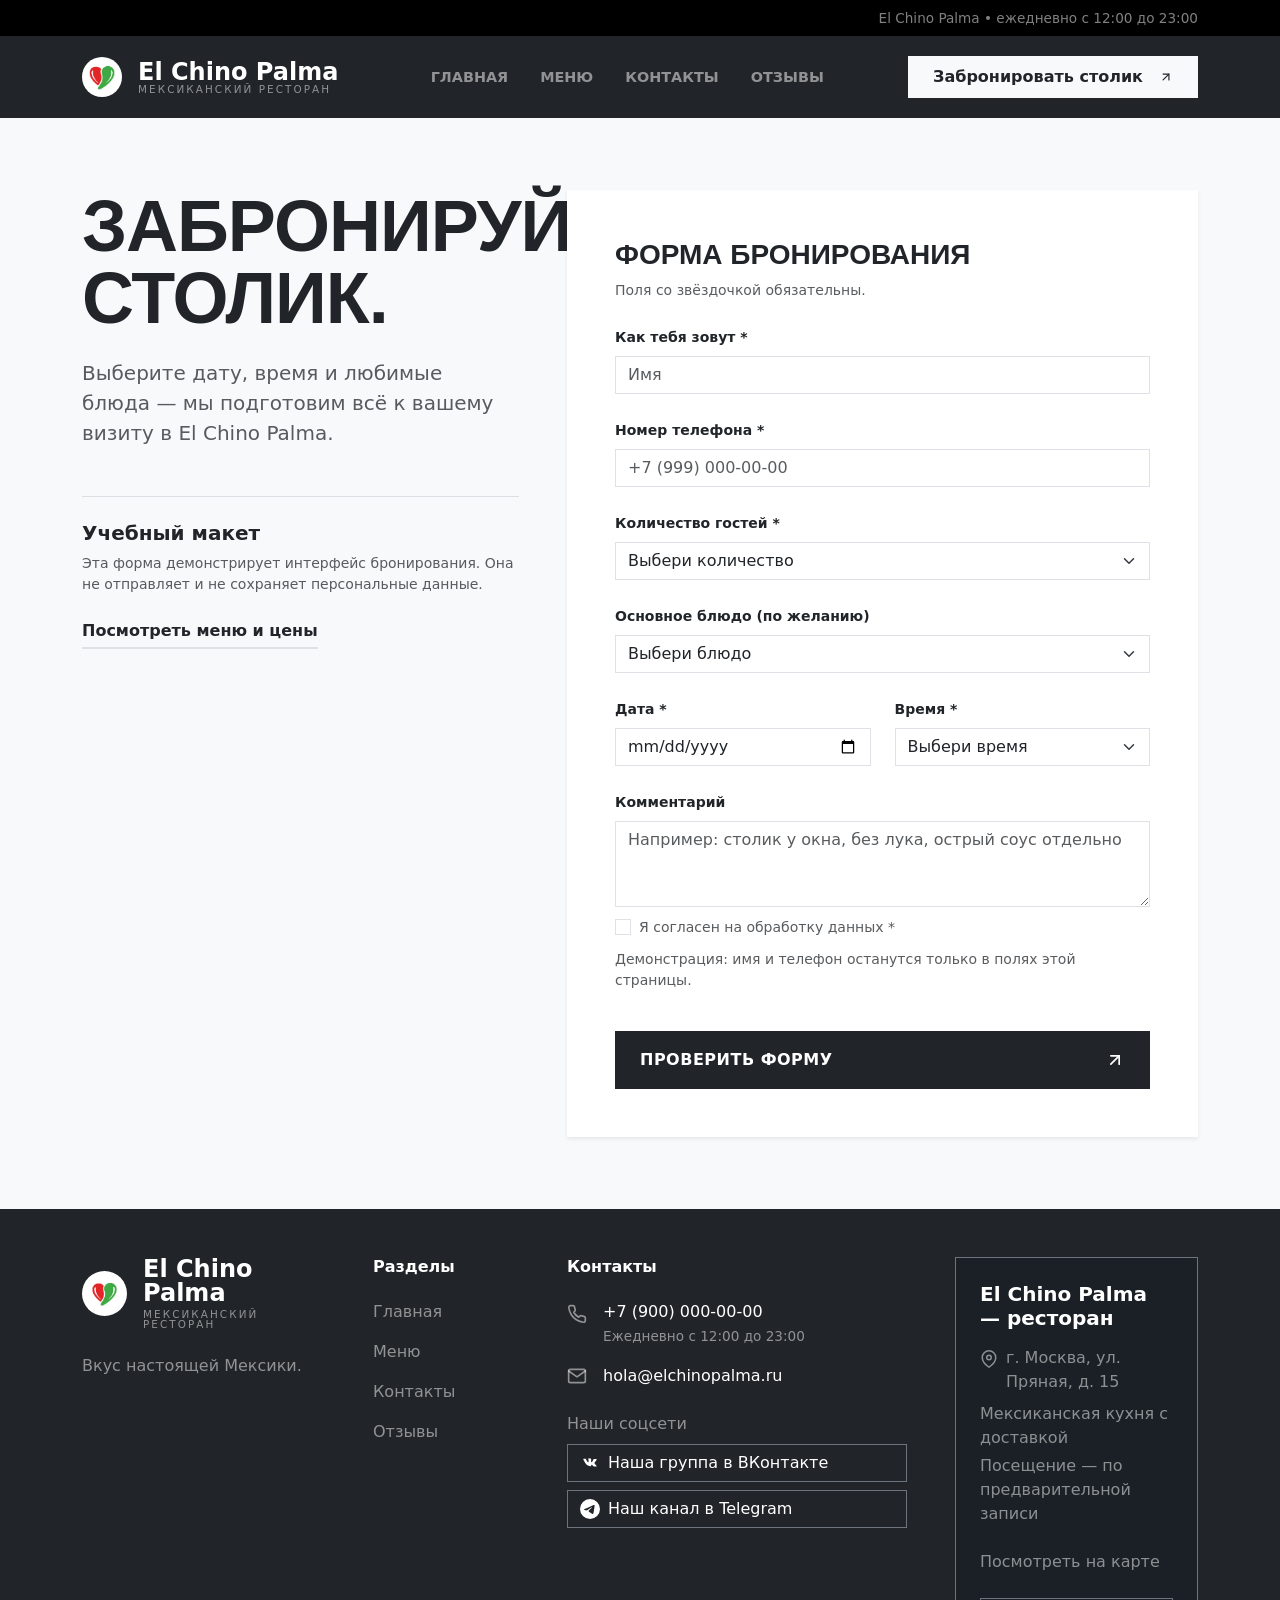
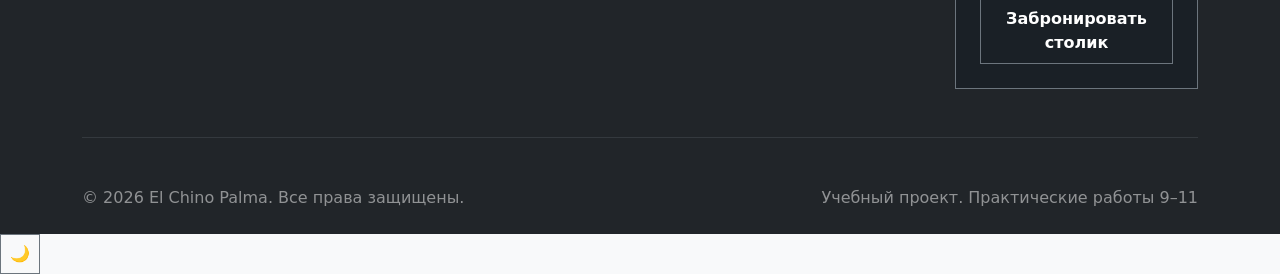
<file: order.html>
<!DOCTYPE html>
<html lang="ru">
<head>
    <meta charset="UTF-8">
    <meta name="viewport" content="width=device-width, initial-scale=1.0">
    <script>
        (function () {
            var t = localStorage.getItem('ecp-theme');
            if (!t) t = window.matchMedia('(prefers-color-scheme: dark)').matches ? 'dark' : 'light';
            document.documentElement.setAttribute('data-bs-theme', t);
        })();
    </script>
    <meta name="description" content="Форма заявки на доставку или бронирование столика в ресторане El Chino Palma.">
    <title>Заказ — El Chino Palma</title>
    <link href="vendor/bootstrap/css/bootstrap.min.css" rel="stylesheet">
    <link rel="stylesheet" href="css/custom.css">
    <link rel="icon" type="image/jpeg" href="images/logo.jpeg">
</head>
<body class="bg-light d-flex flex-column min-vh-100">
    <!-- Верхняя панель -->
<div class="top-bar bg-black text-white-50 py-2" style="font-size: 0.85rem;">
    <div class="container d-flex justify-content-end">
        <span>El Chino Palma &bull; ежедневно с 12:00 до 23:00</span>
    </div>
</div>

<!-- Основной навбар -->
<nav class="navbar navbar-expand-lg navbar-dark bg-dark py-3">
    <div class="container">
        <!-- Логотип -->
        <a class="navbar-brand d-flex align-items-center" href="index.html">
            <img src="images/logo.jpeg" alt="Логотип" class="navbar-logo me-3" style="width: 40px; height: 40px; border-radius: 50%;">
            <div class="d-flex flex-column lh-1">
                <span class="fw-bold fs-4 text-white">El Chino Palma</span>
                <span class="text-white-50 text-uppercase" style="font-size: 0.65rem; letter-spacing: 0.2em;">Мексиканский ресторан</span>
            </div>
        </a>

        <button class="navbar-toggler" type="button" data-bs-toggle="collapse" data-bs-target="#mainNavbar" aria-controls="mainNavbar" aria-expanded="false" aria-label="Переключить навигацию">
            <span class="navbar-toggler-icon"></span>
        </button>

        <div class="collapse navbar-collapse" id="mainNavbar">
            <ul class="navbar-nav mx-auto mb-3 mb-lg-0 gap-3 text-uppercase" style="font-size: 0.9rem; font-weight: 600;">
                <li class="nav-item"><a class="nav-link text-white-50 hover-white" href="index.html">Главная</a></li>
                <li class="nav-item"><a class="nav-link text-white-50 hover-white" href="catalog.html">Меню</a></li>
                <li class="nav-item"><a class="nav-link text-white-50 hover-white" href="contacts.html">Контакты</a></li>
                <li class="nav-item"><a class="nav-link text-white-50 hover-white" href="reviews.html">Отзывы</a></li>
            </ul>

            <div class="d-flex align-items-center gap-2 flex-wrap">
                
                
                <a href="order.html" class="header-cta btn btn-light text-dark fw-bold rounded-0 px-4 py-2 d-inline-flex align-items-center gap-3 text-decoration-none ms-lg-2">
                    Забронировать столик
                    <svg width="14" height="14" viewBox="0 0 24 24" fill="none" stroke="currentColor" stroke-width="2" stroke-linecap="round" stroke-linejoin="round"><line x1="7" y1="17" x2="17" y2="7"></line><polyline points="7 7 17 7 17 17"></polyline></svg>
                </a>
            </div>
        </div>
    </div>
</nav>

    <main class="flex-grow-1 bg-body-tertiary py-5">
    <div class="container py-4">
        <div class="row g-5 align-items-start">
            
            <!-- Левая колонка: Текст -->
            <div class="col-lg-5">
                <h1 class="display-2 fw-bold text-uppercase mb-4 lh-1" style="font-family: 'Impact', 'Arial Black', sans-serif; letter-spacing: -1px; color: var(--bs-heading-color);">
                    Забронируй<br>столик.
                </h1>
                <p class="lead text-muted mb-5 pe-lg-4">
                    Выберите дату, время и любимые блюда — мы подготовим всё к вашему визиту в El Chino Palma.
                </p>
                
                <hr class="border-secondary mb-4" style="opacity: 0.2;">
                
                <h5 class="fw-bold mb-2">Учебный макет</h5>
                <p class="text-muted small mb-4">
                    Эта форма демонстрирует интерфейс бронирования. Она не отправляет и не сохраняет персональные данные.
                </p>
                
                <a href="catalog.html" class="text-body fw-bold text-decoration-none border-bottom border-2 border-body pb-1 d-inline-block hover-primary">
                    Посмотреть меню и цены
                </a>
            </div>

            <!-- Правая колонка: Форма -->
            <div class="col-lg-7">
                <div class="card border-0 shadow-sm rounded-0 p-4 p-md-5">
                    <h2 class="h3 fw-bold text-uppercase mb-2" style="font-family: 'Impact', 'Arial Black', sans-serif;">Форма бронирования</h2>
                    <p class="text-muted small mb-4">Поля со звёздочкой обязательны.</p>
                    
                    <form>
                        <div class="row g-4">
                            <!-- Имя -->
                            <div class="col-12">
                                <label for="book-name" class="form-label fw-bold small">Как тебя зовут *</label>
                                <input id="book-name" name="name" type="text" class="form-control rounded-0" placeholder="Имя" required>
                            </div>
                            
                            <!-- Телефон -->
                            <div class="col-12">
                                <label for="book-phone" class="form-label fw-bold small">Номер телефона *</label>
                                <input id="book-phone" name="phone" type="tel" class="form-control rounded-0" placeholder="+7 (999) 000-00-00" required>
                            </div>

                            <!-- Количество гостей -->
                            <div class="col-12">
                                <label for="book-guests" class="form-label fw-bold small">Количество гостей *</label>
                                <select id="book-guests" name="guests" class="form-select rounded-0" required>
                                    <option value="" selected disabled>Выбери количество</option>
                                    <option value="1">1 гость</option>
                                    <option value="2">2 гостя</option>
                                    <option value="3">3 гостя</option>
                                    <option value="4">4 гостя</option>
                                    <option value="5+">Больше 4-х</option>
                                </select>
                            </div>

                            <!-- Основное блюдо -->
                            <div class="col-12">
                                <label for="book-dish" class="form-label fw-bold small">Основное блюдо (по желанию)</label>
                                <select id="book-dish" name="dish" class="form-select rounded-0">
                                    <option value="" selected>Выбери блюдо</option>
                                    <option value="taco">Тако аль Пастор</option>
                                    <option value="burrito">Буррито Гранде</option>
                                    <option value="quesadilla">Кесадилья с сыром</option>
                                    <option value="nachos">Начос с гуакамоле</option>
                                    <option value="fajitas">Фахитас с курицей</option>
                                    <option value="churros">Чуррос с шоколадом</option>
                                </select>
                            </div>

                            <!-- Дата и Время -->
                            <div class="col-md-6">
                                <label for="book-date" class="form-label fw-bold small">Дата *</label>
                                <input id="book-date" name="date" type="date" class="form-control rounded-0" required>
                            </div>
                            <div class="col-md-6">
                                <label for="book-time" class="form-label fw-bold small">Время *</label>
                                <select id="book-time" name="time" class="form-select rounded-0" required>
                                    <option value="" selected disabled>Выбери время</option>
                                    <option value="12:00">12:00</option>
                                    <option value="13:00">13:00</option>
                                    <option value="14:00">14:00</option>
                                    <option value="15:00">15:00</option>
                                    <option value="16:00">16:00</option>
                                    <option value="17:00">17:00</option>
                                    <option value="18:00">18:00</option>
                                    <option value="19:00">19:00</option>
                                    <option value="20:00">20:00</option>
                                    <option value="21:00">21:00</option>
                                    <option value="22:00">22:00</option>
                                </select>
                            </div>

                            <!-- Комментарий -->
                            <div class="col-12">
                                <label for="book-comment" class="form-label fw-bold small">Комментарий</label>
                                <textarea id="book-comment" name="comment" class="form-control rounded-0" rows="3" placeholder="Например: столик у окна, без лука, острый соус отдельно"></textarea>
                            </div>

                            <!-- Согласие -->
                            <div class="col-12 mt-2">
                                <div class="form-check">
                                    <input id="book-agree" class="form-check-input rounded-0" type="checkbox" required>
                                    <label class="form-check-label small text-muted" for="book-agree">Я согласен на обработку данных *</label>
                                </div>
                            </div>
                            
                            <p class="text-muted small mt-2 mb-3">Демонстрация: имя и телефон останутся только в полях этой страницы.</p>

                            <!-- Кнопка -->
                            <div class="col-12">
                                <button class="btn btn-dark w-100 rounded-0 py-3 fw-bold d-flex justify-content-between align-items-center px-4" type="submit">
                                    <span class="text-uppercase" style="letter-spacing: 0.5px;">Проверить форму</span>
                                    <svg width="20" height="20" viewBox="0 0 24 24" fill="none" stroke="currentColor" stroke-width="2" stroke-linecap="round" stroke-linejoin="round"><line x1="7" y1="17" x2="17" y2="7"></line><polyline points="7 7 17 7 17 17"></polyline></svg>
                                </button>
                            </div>
                        </div>
                    </form>
                </div>
            </div>
            
        </div>
    </div>
</main>

    <footer class="bg-dark text-white pt-5 pb-4 mt-auto">
    <div class="container">
        <div class="row g-5">
            <!-- Колонка 1: Лого и слоган -->
            <div class="col-12 col-lg-3">
                <a class="d-flex align-items-center text-decoration-none mb-4" href="index.html">
                    <img src="images/logo.jpeg" alt="Логотип" class="me-3" style="width: 45px; height: 45px; border-radius: 50%; background: white; padding: 3px;">
                    <div class="d-flex flex-column lh-1">
                        <span class="fw-bold fs-4 text-white">El Chino Palma</span>
                        <span class="text-white-50 text-uppercase mt-1" style="font-size: 0.65rem; letter-spacing: 0.2em;">Мексиканский ресторан</span>
                    </div>
                </a>
                <p class="text-white-50">Вкус настоящей Мексики.</p>
            </div>

            <!-- Колонка 2: Разделы -->
            <div class="col-6 col-lg-2">
                <h5 class="text-white fw-bold mb-4 fs-6">Разделы</h5>
                <ul class="list-unstyled d-flex flex-column gap-3">
                    <li><a class="text-white-50 text-decoration-none hover-white" href="index.html">Главная</a></li>
                    <li><a class="text-white-50 text-decoration-none hover-white" href="catalog.html">Меню</a></li>
                    <li><a class="text-white-50 text-decoration-none hover-white" href="contacts.html">Контакты</a></li>
                    <li><a class="text-white-50 text-decoration-none hover-white" href="reviews.html">Отзывы</a></li>
                </ul>
            </div>

            <!-- Колонка 3: Контакты -->
            <div class="col-12 col-md-6 col-lg-4">
                <h5 class="text-white fw-bold mb-4 fs-6">Контакты</h5>
                <ul class="list-unstyled d-flex flex-column gap-3 text-white-50">
                    <li class="d-flex align-items-start gap-3">
                        <svg width="20" height="20" viewBox="0 0 24 24" fill="none" stroke="currentColor" stroke-width="2" stroke-linecap="round" stroke-linejoin="round" class="mt-1 flex-shrink-0"><path d="M22 16.92v3a2 2 0 0 1-2.18 2 19.79 19.79 0 0 1-8.63-3.07 19.5 19.5 0 0 1-6-6 19.79 19.79 0 0 1-3.07-8.67A2 2 0 0 1 4.11 2h3a2 2 0 0 1 2 1.72 12.84 12.84 0 0 0 .7 2.81 2 2 0 0 1-.45 2.11L8.09 9.91a16 16 0 0 0 6 6l1.27-1.27a2 2 0 0 1 2.11-.45 12.84 12.84 0 0 0 2.81.7A2 2 0 0 1 22 16.92z"></path></svg>
                        <div>
                            <a href="tel:+79000000000" class="text-white text-decoration-none">+7 (900) 000-00-00</a><br>
                            <span class="text-white-50" style="font-size: 0.85rem;">Ежедневно с 12:00 до 23:00</span>
                        </div>
                    </li>
                    <li class="d-flex align-items-center gap-3">
                        <svg width="20" height="20" viewBox="0 0 24 24" fill="none" stroke="currentColor" stroke-width="2" stroke-linecap="round" stroke-linejoin="round" class="flex-shrink-0"><path d="M4 4h16c1.1 0 2 .9 2 2v12c0 1.1-.9 2-2 2H4c-1.1 0-2-.9-2-2V6c0-1.1.9-2 2-2z"></path><polyline points="22,6 12,13 2,6"></polyline></svg>
                        <a href="mailto:hola@elchinopalma.ru" class="text-white text-decoration-none">hola@elchinopalma.ru</a>
                    </li>
                </ul>
                <p class="text-white-50 mt-4 mb-2">Наши соцсети</p>
                <div class="d-flex flex-column gap-2">
                    <a href="#" class="btn btn-outline-secondary text-start rounded-0 text-white d-flex align-items-center gap-2 border-secondary">
                        <svg width="20" height="20" viewBox="0 0 24 24" fill="currentColor"><path d="M12.785 16.241s.288-.032.436-.191c.136-.145.131-.419.131-.419s-.019-1.28.575-1.469c.583-.187 1.332 1.233 2.125 1.778.603.413 1.06.323 1.06.323l2.127-.03s1.111-.069.583-.944c-.042-.071-.304-.642-1.578-1.895-1.335-1.312-1.157-1.099.454-3.368 1.002-1.412 1.402-2.274 1.277-2.643-.118-.352-.85-.258-.85-.258l-2.397.015s-.178-.024-.31.055c-.128.077-.212.256-.212.256s-.376 1.002-.878 1.856c-1.065 1.803-1.491 1.898-1.666 1.786-.412-.268-.309-1.077-.309-1.653 0-1.799.267-2.547-.526-2.743-.264-.064-.457-.106-1.132-.112-.866-.009-1.598.003-2.014.208-.276.136-.49.44-.359.458.162.022.53.099.725.365.253.343.245 1.112.245 1.112s.146 2.118-.34 2.381c-.336.182-.795-.19-1.778-1.883-.505-.874-.887-1.84-.887-1.84s-.072-.177-.2-.272c-.154-.115-.368-.151-.368-.151l-2.278.015s-.342.009-.468.158c-.112.133-.008.406-.008.406s1.77 4.145 3.772 6.234c1.836 1.916 3.921 1.79 3.921 1.79h.945z"/></svg>
                        Наша группа в ВКонтакте
                    </a>
                    <a href="#" class="btn btn-outline-secondary text-start rounded-0 text-white d-flex align-items-center gap-2 border-secondary">
                        <svg width="20" height="20" viewBox="0 0 24 24" fill="currentColor"><path d="M11.944 0A12 12 0 0 0 0 12a12 12 0 0 0 12 12 12 12 0 0 0 12-12A12 12 0 0 0 12 0a12 12 0 0 0-.056 0zm4.962 7.224c.1-.002.321.023.465.14a.506.506 0 0 1 .171.325c.016.093.036.306.02.472-.18 1.898-.962 6.502-1.36 8.627-.168.9-.499 1.201-.82 1.23-.696.065-1.225-.46-1.9-.902-1.056-.693-1.653-1.124-2.678-1.8-1.185-.78-.417-1.21.258-1.91.177-.184 3.247-2.977 3.307-3.23.007-.032.014-.15-.056-.212s-.174-.041-.249-.024c-.106.024-1.793 1.14-5.061 3.345-.48.33-.913.49-1.302.48-.428-.008-1.252-.241-1.865-.44-.752-.245-1.349-.374-1.297-.789.027-.216.325-.437.893-.663 3.498-1.524 5.83-2.529 6.998-3.014 3.332-1.386 4.025-1.627 4.476-1.635z"/></svg>
                        Наш канал в Telegram
                    </a>
                </div>
            </div>

            <!-- Колонка 4: Карточка -->
            <div class="col-12 col-lg-3">
                <div class="p-4 border border-secondary h-100 d-flex flex-column" style="background-color: #1a2026;">
                    <h5 class="text-white fw-bold mb-3 fs-5">El Chino Palma — ресторан</h5>
                    <p class="text-white-50 mb-2 d-flex gap-2">
                        <svg width="18" height="18" viewBox="0 0 24 24" fill="none" stroke="currentColor" stroke-width="2" stroke-linecap="round" stroke-linejoin="round" class="mt-1 flex-shrink-0"><path d="M21 10c0 7-9 13-9 13s-9-6-9-13a9 9 0 0 1 18 0z"></path><circle cx="12" cy="10" r="3"></circle></svg>
                        <span>г. Москва, ул. Пряная, д. 15</span>
                    </p>
                    <p class="text-white-50 mb-1">Мексиканская кухня с доставкой</p>
                    <p class="text-white-50 mb-4">Посещение — по предварительной записи</p>
                    <a href="contacts.html" class="text-white-50 text-decoration-none mb-4 d-inline-block hover-white">Посмотреть на карте</a>
                    <a href="order.html" class="header-cta btn btn-outline-light rounded-0 mt-auto py-2 w-100 border-secondary text-white fw-bold">Забронировать столик</a>
                </div>
            </div>
        </div>

        <hr class="border-secondary my-5">

        <div class="row align-items-center">
            <div class="col-12 col-md-6">
                <p class="mb-0 text-white-50">&copy; 2026 El Chino Palma. Все права защищены.</p>
            </div>
            <div class="col-12 col-md-6 text-md-end mt-3 mt-md-0">
                <span class="text-white-50">Учебный проект. Практические работы 9–11</span>
            </div>
        </div>
    </div>
</footer>

    <script src="vendor/bootstrap/js/bootstrap.bundle.min.js"></script>
    <script src="js/theme.js"></script>
<button type="button" class="theme-toggle-olive btn btn-outline-light border-secondary rounded-0 p-2 d-flex align-items-center justify-content-center" data-theme-toggle aria-label="Переключить тему" style="width: 40px; height: 40px;">
                    <span class="theme-icon text-white" aria-hidden="true">🌙</span>
                </button>
</body>
</html>
</file>
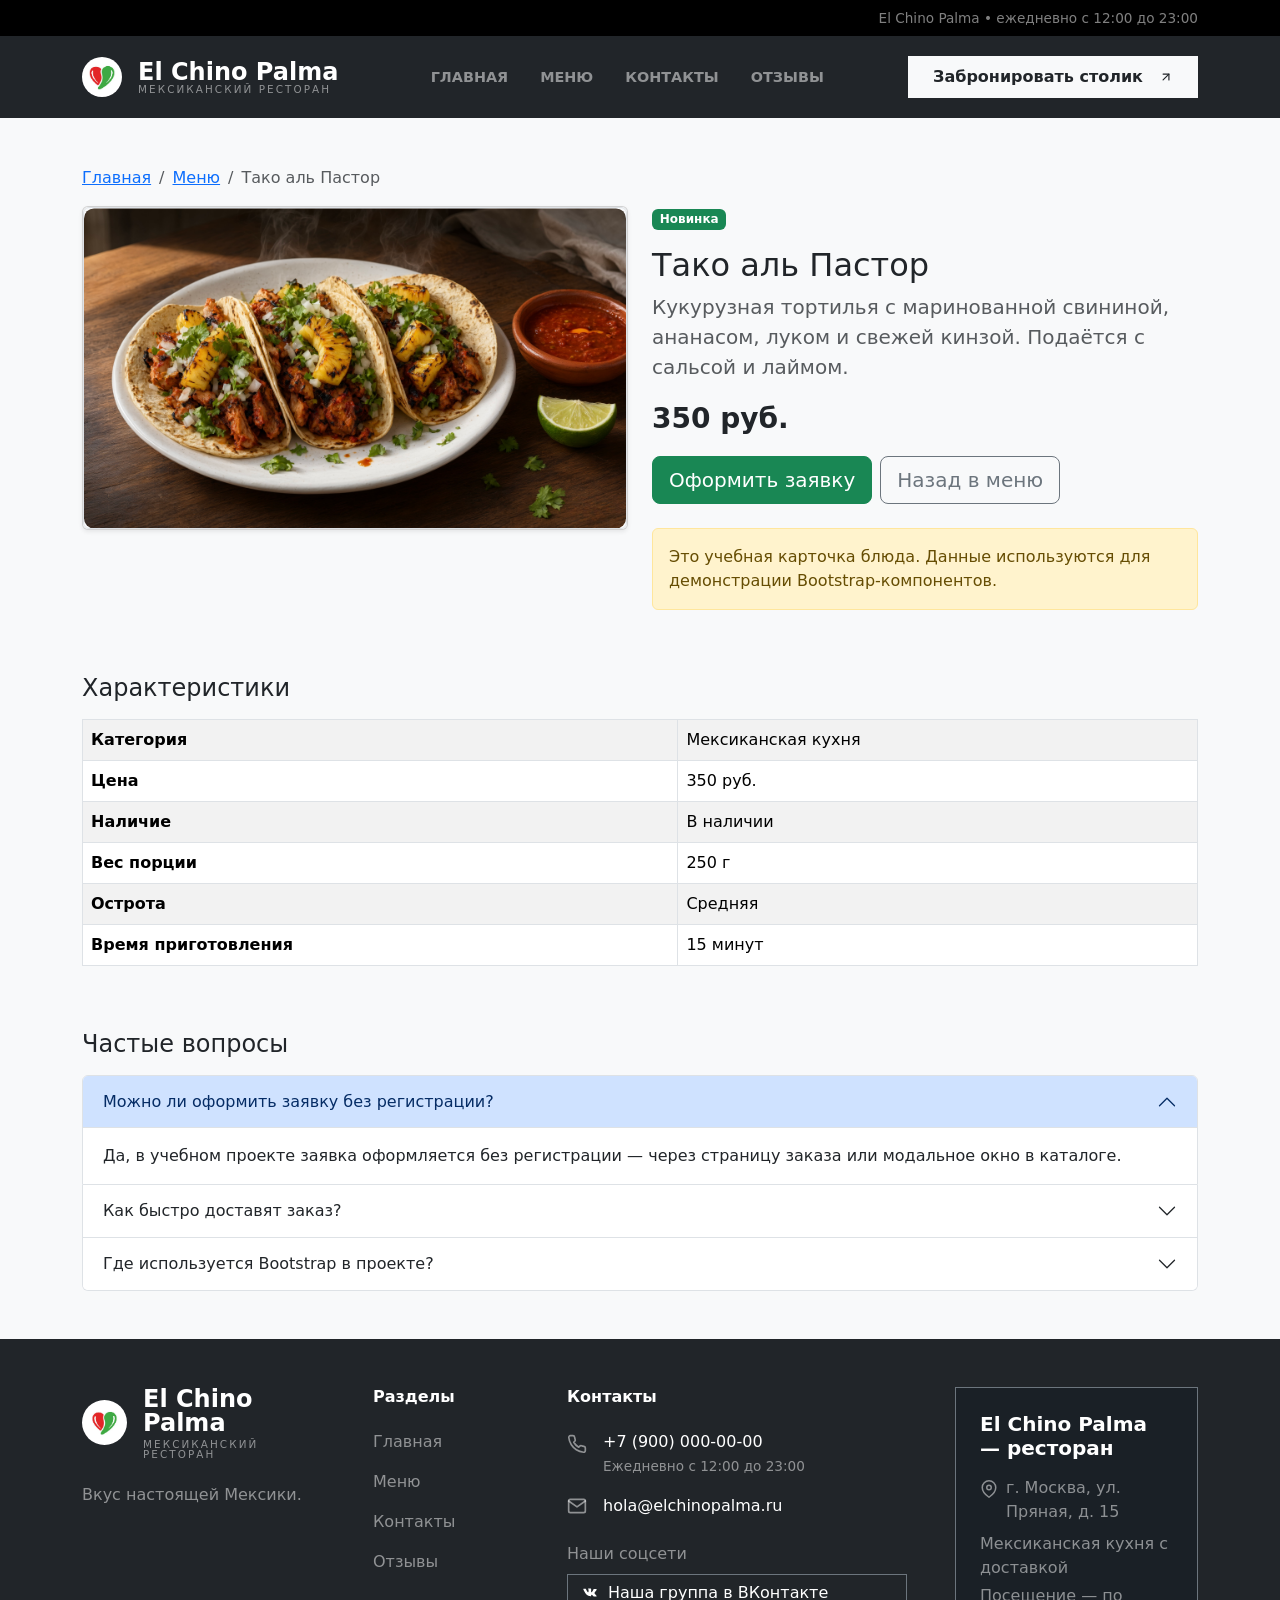
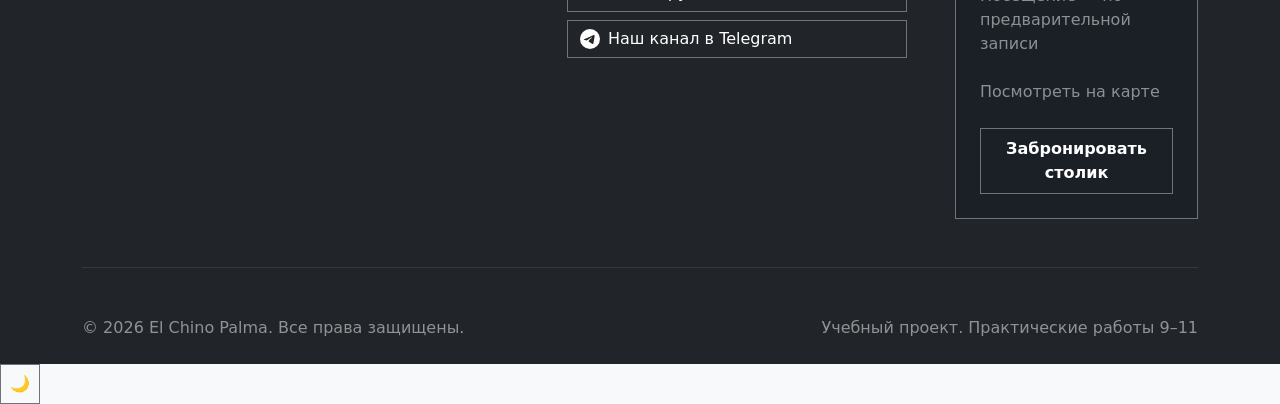
<file: product.html>
<!DOCTYPE html>
<html lang="ru">
<head>
    <meta charset="UTF-8">
    <meta name="viewport" content="width=device-width, initial-scale=1.0">
    <script>
        (function () {
            var t = localStorage.getItem('ecp-theme');
            if (!t) t = window.matchMedia('(prefers-color-scheme: dark)').matches ? 'dark' : 'light';
            document.documentElement.setAttribute('data-bs-theme', t);
        })();
    </script>
    <meta name="description" content="Тако аль Пастор — подробная карточка блюда ресторана El Chino Palma.">
    <title>Тако аль Пастор — El Chino Palma</title>
    <link href="vendor/bootstrap/css/bootstrap.min.css" rel="stylesheet">
    <link rel="stylesheet" href="css/custom.css">
    <link rel="icon" type="image/jpeg" href="images/logo.jpeg">
</head>
<body class="bg-light d-flex flex-column min-vh-100">
    <!-- Верхняя панель -->
<div class="top-bar bg-black text-white-50 py-2" style="font-size: 0.85rem;">
    <div class="container d-flex justify-content-end">
        <span>El Chino Palma &bull; ежедневно с 12:00 до 23:00</span>
    </div>
</div>

<!-- Основной навбар -->
<nav class="navbar navbar-expand-lg navbar-dark bg-dark py-3">
    <div class="container">
        <!-- Логотип -->
        <a class="navbar-brand d-flex align-items-center" href="index.html">
            <img src="images/logo.jpeg" alt="Логотип" class="navbar-logo me-3" style="width: 40px; height: 40px; border-radius: 50%;">
            <div class="d-flex flex-column lh-1">
                <span class="fw-bold fs-4 text-white">El Chino Palma</span>
                <span class="text-white-50 text-uppercase" style="font-size: 0.65rem; letter-spacing: 0.2em;">Мексиканский ресторан</span>
            </div>
        </a>

        <button class="navbar-toggler" type="button" data-bs-toggle="collapse" data-bs-target="#mainNavbar" aria-controls="mainNavbar" aria-expanded="false" aria-label="Переключить навигацию">
            <span class="navbar-toggler-icon"></span>
        </button>

        <div class="collapse navbar-collapse" id="mainNavbar">
            <ul class="navbar-nav mx-auto mb-3 mb-lg-0 gap-3 text-uppercase" style="font-size: 0.9rem; font-weight: 600;">
                <li class="nav-item"><a class="nav-link text-white-50 hover-white" href="index.html">Главная</a></li>
                <li class="nav-item"><a class="nav-link text-white-50 hover-white" href="catalog.html">Меню</a></li>
                <li class="nav-item"><a class="nav-link text-white-50 hover-white" href="contacts.html">Контакты</a></li>
                <li class="nav-item"><a class="nav-link text-white-50 hover-white" href="reviews.html">Отзывы</a></li>
            </ul>

            <div class="d-flex align-items-center gap-2 flex-wrap">
                
                
                <a href="order.html" class="header-cta btn btn-light text-dark fw-bold rounded-0 px-4 py-2 d-inline-flex align-items-center gap-3 text-decoration-none ms-lg-2">
                    Забронировать столик
                    <svg width="14" height="14" viewBox="0 0 24 24" fill="none" stroke="currentColor" stroke-width="2" stroke-linecap="round" stroke-linejoin="round"><line x1="7" y1="17" x2="17" y2="7"></line><polyline points="7 7 17 7 17 17"></polyline></svg>
                </a>
            </div>
        </div>
    </div>
</nav>

    <main class="container my-5 flex-grow-1">
        <nav aria-label="breadcrumb">
            <ol class="breadcrumb">
                <li class="breadcrumb-item"><a href="index.html">Главная</a></li>
                <li class="breadcrumb-item"><a href="catalog.html">Меню</a></li>
                <li class="breadcrumb-item active" aria-current="page">Тако аль Пастор</li>
            </ol>
        </nav>

        <div class="row g-4">
            <div class="col-12 col-lg-6">
                <div class="card shadow-sm">
                    <div class="placeholder-image bg-light border rounded d-flex align-items-center justify-content-center"><img src="images/dish-1.jpg" alt="Тако аль Пастор" class="product-img" loading="lazy"></div>
                </div>
            </div>

            <div class="col-12 col-lg-6">
                <span class="badge bg-success mb-3">Новинка</span>
                <h1 class="h2">Тако аль Пастор</h1>
                <p class="lead text-muted">Кукурузная тортилья с маринованной свининой, ананасом, луком и свежей кинзой. Подаётся с сальсой и лаймом.</p>
                <p class="fs-3 fw-bold">350 руб.</p>
                <div class="d-flex gap-2 mb-4">
                    <a class="btn btn-success btn-lg" href="order.html">Оформить заявку</a>
                    <a class="btn btn-outline-secondary btn-lg" href="catalog.html">Назад в меню</a>
                </div>
                <div class="alert alert-warning" role="alert">
                    Это учебная карточка блюда. Данные используются для демонстрации Bootstrap-компонентов.
                </div>
            </div>
        </div>

        <section class="mt-5">
            <h2 class="h4 mb-3">Характеристики</h2>
            <div class="table-responsive">
                <table class="table table-striped table-bordered align-middle">
                    <tbody>
                        <tr>
                            <th scope="row">Категория</th>
                            <td>Мексиканская кухня</td>
                        </tr>
                        <tr>
                            <th scope="row">Цена</th>
                            <td>350 руб.</td>
                        </tr>
                        <tr>
                            <th scope="row">Наличие</th>
                            <td>В наличии</td>
                        </tr>
                        <tr>
                            <th scope="row">Вес порции</th>
                            <td>250 г</td>
                        </tr>
                        <tr>
                            <th scope="row">Острота</th>
                            <td>Средняя</td>
                        </tr>
                        <tr>
                            <th scope="row">Время приготовления</th>
                            <td>15 минут</td>
                        </tr>
                    </tbody>
                </table>
            </div>
        </section>

        <section class="mt-5">
            <h2 class="h4 mb-3">Частые вопросы</h2>
            <div class="accordion" id="faqAccordion">
                <div class="accordion-item">
                    <h3 class="accordion-header">
                        <button class="accordion-button" type="button" data-bs-toggle="collapse" data-bs-target="#faqOne" aria-expanded="true" aria-controls="faqOne">
                            Можно ли оформить заявку без регистрации?
                        </button>
                    </h3>
                    <div id="faqOne" class="accordion-collapse collapse show" data-bs-parent="#faqAccordion">
                        <div class="accordion-body">
                            Да, в учебном проекте заявка оформляется без регистрации — через страницу заказа или модальное окно в каталоге.
                        </div>
                    </div>
                </div>
                <div class="accordion-item">
                    <h3 class="accordion-header">
                        <button class="accordion-button collapsed" type="button" data-bs-toggle="collapse" data-bs-target="#faqTwo" aria-expanded="false" aria-controls="faqTwo">
                            Как быстро доставят заказ?
                        </button>
                    </h3>
                    <div id="faqTwo" class="accordion-collapse collapse" data-bs-parent="#faqAccordion">
                        <div class="accordion-body">
                            Курьер привозит заказ за 45 минут по городу. Если опоздаем — доставка бесплатная.
                        </div>
                    </div>
                </div>
                <div class="accordion-item">
                    <h3 class="accordion-header">
                        <button class="accordion-button collapsed" type="button" data-bs-toggle="collapse" data-bs-target="#faqThree" aria-expanded="false" aria-controls="faqThree">
                            Где используется Bootstrap в проекте?
                        </button>
                    </h3>
                    <div id="faqThree" class="accordion-collapse collapse" data-bs-parent="#faqAccordion">
                        <div class="accordion-body">
                            Bootstrap используется для сетки, карточек, форм, навигации, сообщений, модальных окон и этого аккордеона.
                        </div>
                    </div>
                </div>
            </div>
        </section>
    </main>

    <footer class="bg-dark text-white pt-5 pb-4 mt-auto">
    <div class="container">
        <div class="row g-5">
            <!-- Колонка 1: Лого и слоган -->
            <div class="col-12 col-lg-3">
                <a class="d-flex align-items-center text-decoration-none mb-4" href="index.html">
                    <img src="images/logo.jpeg" alt="Логотип" class="me-3" style="width: 45px; height: 45px; border-radius: 50%; background: white; padding: 3px;">
                    <div class="d-flex flex-column lh-1">
                        <span class="fw-bold fs-4 text-white">El Chino Palma</span>
                        <span class="text-white-50 text-uppercase mt-1" style="font-size: 0.65rem; letter-spacing: 0.2em;">Мексиканский ресторан</span>
                    </div>
                </a>
                <p class="text-white-50">Вкус настоящей Мексики.</p>
            </div>

            <!-- Колонка 2: Разделы -->
            <div class="col-6 col-lg-2">
                <h5 class="text-white fw-bold mb-4 fs-6">Разделы</h5>
                <ul class="list-unstyled d-flex flex-column gap-3">
                    <li><a class="text-white-50 text-decoration-none hover-white" href="index.html">Главная</a></li>
                    <li><a class="text-white-50 text-decoration-none hover-white" href="catalog.html">Меню</a></li>
                    <li><a class="text-white-50 text-decoration-none hover-white" href="contacts.html">Контакты</a></li>
                    <li><a class="text-white-50 text-decoration-none hover-white" href="reviews.html">Отзывы</a></li>
                </ul>
            </div>

            <!-- Колонка 3: Контакты -->
            <div class="col-12 col-md-6 col-lg-4">
                <h5 class="text-white fw-bold mb-4 fs-6">Контакты</h5>
                <ul class="list-unstyled d-flex flex-column gap-3 text-white-50">
                    <li class="d-flex align-items-start gap-3">
                        <svg width="20" height="20" viewBox="0 0 24 24" fill="none" stroke="currentColor" stroke-width="2" stroke-linecap="round" stroke-linejoin="round" class="mt-1 flex-shrink-0"><path d="M22 16.92v3a2 2 0 0 1-2.18 2 19.79 19.79 0 0 1-8.63-3.07 19.5 19.5 0 0 1-6-6 19.79 19.79 0 0 1-3.07-8.67A2 2 0 0 1 4.11 2h3a2 2 0 0 1 2 1.72 12.84 12.84 0 0 0 .7 2.81 2 2 0 0 1-.45 2.11L8.09 9.91a16 16 0 0 0 6 6l1.27-1.27a2 2 0 0 1 2.11-.45 12.84 12.84 0 0 0 2.81.7A2 2 0 0 1 22 16.92z"></path></svg>
                        <div>
                            <a href="tel:+79000000000" class="text-white text-decoration-none">+7 (900) 000-00-00</a><br>
                            <span class="text-white-50" style="font-size: 0.85rem;">Ежедневно с 12:00 до 23:00</span>
                        </div>
                    </li>
                    <li class="d-flex align-items-center gap-3">
                        <svg width="20" height="20" viewBox="0 0 24 24" fill="none" stroke="currentColor" stroke-width="2" stroke-linecap="round" stroke-linejoin="round" class="flex-shrink-0"><path d="M4 4h16c1.1 0 2 .9 2 2v12c0 1.1-.9 2-2 2H4c-1.1 0-2-.9-2-2V6c0-1.1.9-2 2-2z"></path><polyline points="22,6 12,13 2,6"></polyline></svg>
                        <a href="mailto:hola@elchinopalma.ru" class="text-white text-decoration-none">hola@elchinopalma.ru</a>
                    </li>
                </ul>
                <p class="text-white-50 mt-4 mb-2">Наши соцсети</p>
                <div class="d-flex flex-column gap-2">
                    <a href="#" class="btn btn-outline-secondary text-start rounded-0 text-white d-flex align-items-center gap-2 border-secondary">
                        <svg width="20" height="20" viewBox="0 0 24 24" fill="currentColor"><path d="M12.785 16.241s.288-.032.436-.191c.136-.145.131-.419.131-.419s-.019-1.28.575-1.469c.583-.187 1.332 1.233 2.125 1.778.603.413 1.06.323 1.06.323l2.127-.03s1.111-.069.583-.944c-.042-.071-.304-.642-1.578-1.895-1.335-1.312-1.157-1.099.454-3.368 1.002-1.412 1.402-2.274 1.277-2.643-.118-.352-.85-.258-.85-.258l-2.397.015s-.178-.024-.31.055c-.128.077-.212.256-.212.256s-.376 1.002-.878 1.856c-1.065 1.803-1.491 1.898-1.666 1.786-.412-.268-.309-1.077-.309-1.653 0-1.799.267-2.547-.526-2.743-.264-.064-.457-.106-1.132-.112-.866-.009-1.598.003-2.014.208-.276.136-.49.44-.359.458.162.022.53.099.725.365.253.343.245 1.112.245 1.112s.146 2.118-.34 2.381c-.336.182-.795-.19-1.778-1.883-.505-.874-.887-1.84-.887-1.84s-.072-.177-.2-.272c-.154-.115-.368-.151-.368-.151l-2.278.015s-.342.009-.468.158c-.112.133-.008.406-.008.406s1.77 4.145 3.772 6.234c1.836 1.916 3.921 1.79 3.921 1.79h.945z"/></svg>
                        Наша группа в ВКонтакте
                    </a>
                    <a href="#" class="btn btn-outline-secondary text-start rounded-0 text-white d-flex align-items-center gap-2 border-secondary">
                        <svg width="20" height="20" viewBox="0 0 24 24" fill="currentColor"><path d="M11.944 0A12 12 0 0 0 0 12a12 12 0 0 0 12 12 12 12 0 0 0 12-12A12 12 0 0 0 12 0a12 12 0 0 0-.056 0zm4.962 7.224c.1-.002.321.023.465.14a.506.506 0 0 1 .171.325c.016.093.036.306.02.472-.18 1.898-.962 6.502-1.36 8.627-.168.9-.499 1.201-.82 1.23-.696.065-1.225-.46-1.9-.902-1.056-.693-1.653-1.124-2.678-1.8-1.185-.78-.417-1.21.258-1.91.177-.184 3.247-2.977 3.307-3.23.007-.032.014-.15-.056-.212s-.174-.041-.249-.024c-.106.024-1.793 1.14-5.061 3.345-.48.33-.913.49-1.302.48-.428-.008-1.252-.241-1.865-.44-.752-.245-1.349-.374-1.297-.789.027-.216.325-.437.893-.663 3.498-1.524 5.83-2.529 6.998-3.014 3.332-1.386 4.025-1.627 4.476-1.635z"/></svg>
                        Наш канал в Telegram
                    </a>
                </div>
            </div>

            <!-- Колонка 4: Карточка -->
            <div class="col-12 col-lg-3">
                <div class="p-4 border border-secondary h-100 d-flex flex-column" style="background-color: #1a2026;">
                    <h5 class="text-white fw-bold mb-3 fs-5">El Chino Palma — ресторан</h5>
                    <p class="text-white-50 mb-2 d-flex gap-2">
                        <svg width="18" height="18" viewBox="0 0 24 24" fill="none" stroke="currentColor" stroke-width="2" stroke-linecap="round" stroke-linejoin="round" class="mt-1 flex-shrink-0"><path d="M21 10c0 7-9 13-9 13s-9-6-9-13a9 9 0 0 1 18 0z"></path><circle cx="12" cy="10" r="3"></circle></svg>
                        <span>г. Москва, ул. Пряная, д. 15</span>
                    </p>
                    <p class="text-white-50 mb-1">Мексиканская кухня с доставкой</p>
                    <p class="text-white-50 mb-4">Посещение — по предварительной записи</p>
                    <a href="contacts.html" class="text-white-50 text-decoration-none mb-4 d-inline-block hover-white">Посмотреть на карте</a>
                    <a href="order.html" class="header-cta btn btn-outline-light rounded-0 mt-auto py-2 w-100 border-secondary text-white fw-bold">Забронировать столик</a>
                </div>
            </div>
        </div>

        <hr class="border-secondary my-5">

        <div class="row align-items-center">
            <div class="col-12 col-md-6">
                <p class="mb-0 text-white-50">&copy; 2026 El Chino Palma. Все права защищены.</p>
            </div>
            <div class="col-12 col-md-6 text-md-end mt-3 mt-md-0">
                <span class="text-white-50">Учебный проект. Практические работы 9–11</span>
            </div>
        </div>
    </div>
</footer>

    <script src="vendor/bootstrap/js/bootstrap.bundle.min.js"></script>
    <script src="js/theme.js"></script>
<button type="button" class="theme-toggle-olive btn btn-outline-light border-secondary rounded-0 p-2 d-flex align-items-center justify-content-center" data-theme-toggle aria-label="Переключить тему" style="width: 40px; height: 40px;">
                    <span class="theme-icon text-white" aria-hidden="true">🌙</span>
                </button>
</body>
</html>
</file>
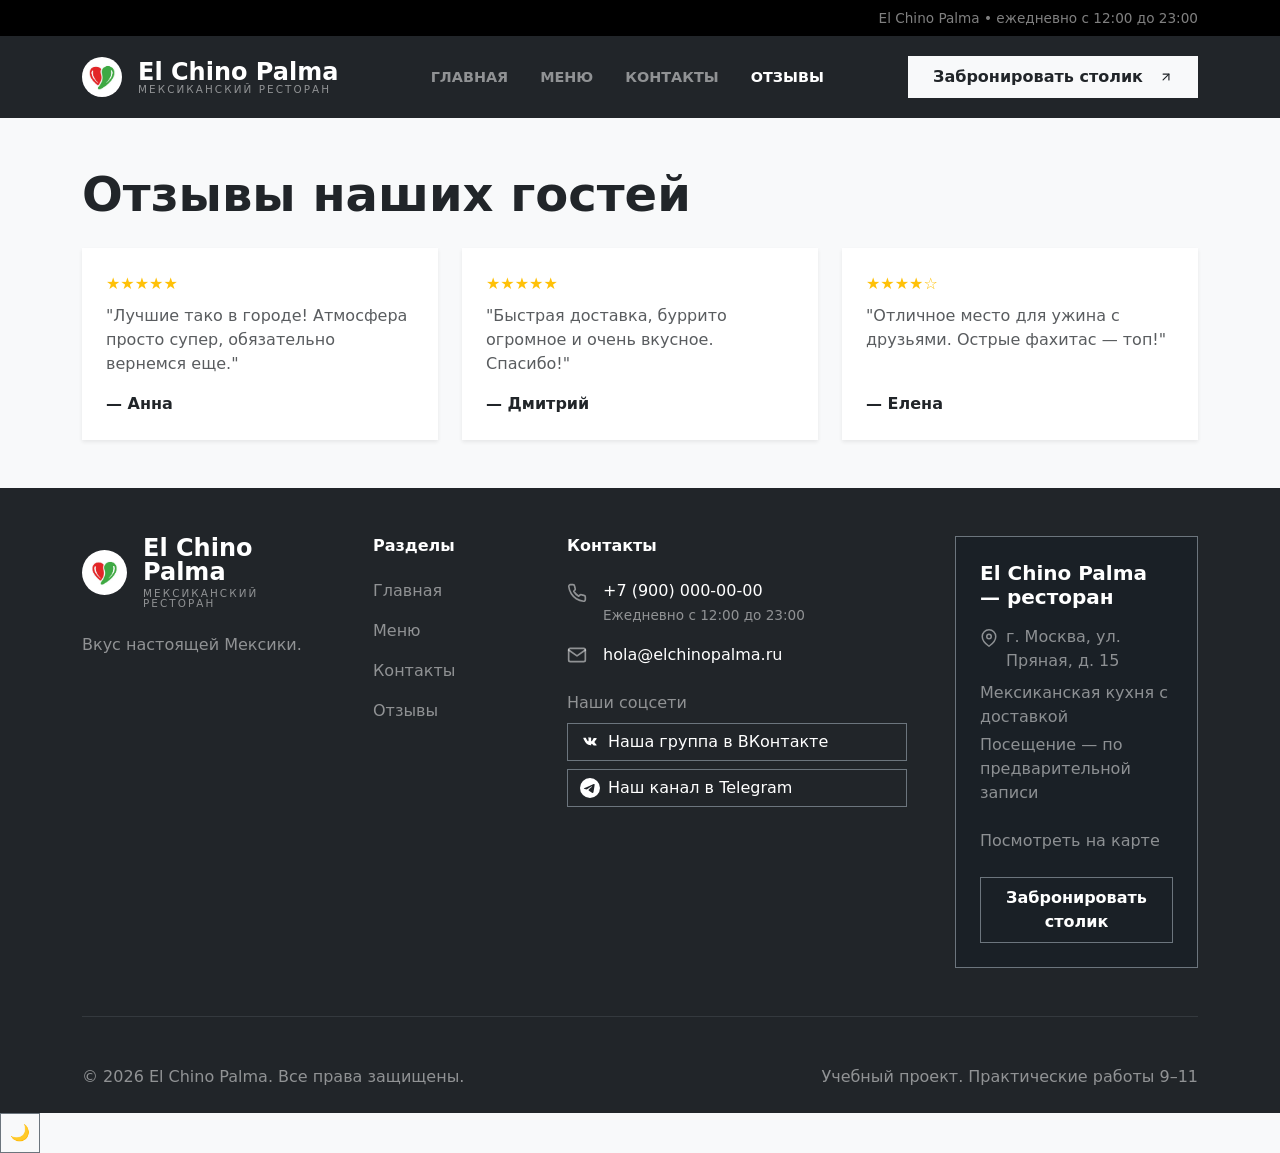
<file: reviews.html>
<!DOCTYPE html>
<html lang="ru">
<head>
    <meta charset="UTF-8">
    <meta name="viewport" content="width=device-width, initial-scale=1.0">
    <script>
        (function () {
            var t = localStorage.getItem('ecp-theme');
            if (!t) t = window.matchMedia('(prefers-color-scheme: dark)').matches ? 'dark' : 'light';
            document.documentElement.setAttribute('data-bs-theme', t);
        })();
    </script>
    <title>Отзывы — El Chino Palma</title>
    <link href="vendor/bootstrap/css/bootstrap.min.css" rel="stylesheet">
    <link rel="stylesheet" href="css/custom.css">
    <link rel="icon" type="image/jpeg" href="images/logo.jpeg">
</head>
<body class="bg-light d-flex flex-column min-vh-100">
    
    <!-- Верхняя панель -->
<div class="top-bar bg-black text-white-50 py-2" style="font-size: 0.85rem;">
    <div class="container d-flex justify-content-end">
        <span>El Chino Palma &bull; ежедневно с 12:00 до 23:00</span>
    </div>
</div>

<!-- Основной навбар -->
<nav class="navbar navbar-expand-lg navbar-dark bg-dark py-3">
    <div class="container">
        <!-- Логотип -->
        <a class="navbar-brand d-flex align-items-center" href="index.html">
            <img src="images/logo.jpeg" alt="Логотип" class="navbar-logo me-3" style="width: 40px; height: 40px; border-radius: 50%;">
            <div class="d-flex flex-column lh-1">
                <span class="fw-bold fs-4 text-white">El Chino Palma</span>
                <span class="text-white-50 text-uppercase" style="font-size: 0.65rem; letter-spacing: 0.2em;">Мексиканский ресторан</span>
            </div>
        </a>

        <button class="navbar-toggler" type="button" data-bs-toggle="collapse" data-bs-target="#mainNavbar" aria-controls="mainNavbar" aria-expanded="false" aria-label="Переключить навигацию">
            <span class="navbar-toggler-icon"></span>
        </button>

        <div class="collapse navbar-collapse" id="mainNavbar">
            <ul class="navbar-nav mx-auto mb-3 mb-lg-0 gap-3 text-uppercase" style="font-size: 0.9rem; font-weight: 600;">
                <li class="nav-item"><a class="nav-link text-white-50 hover-white" href="index.html">Главная</a></li>
                <li class="nav-item"><a class="nav-link text-white-50 hover-white" href="catalog.html">Меню</a></li>
                <li class="nav-item"><a class="nav-link text-white-50 hover-white" href="contacts.html">Контакты</a></li>
                <li class="nav-item"><a class="nav-link active text-white" href="reviews.html">Отзывы</a></li>
            </ul>

            <div class="d-flex align-items-center gap-2 flex-wrap">
                
                
                <a href="order.html" class="header-cta btn btn-light text-dark fw-bold rounded-0 px-4 py-2 d-inline-flex align-items-center gap-3 text-decoration-none ms-lg-2">
                    Забронировать столик
                    <svg width="14" height="14" viewBox="0 0 24 24" fill="none" stroke="currentColor" stroke-width="2" stroke-linecap="round" stroke-linejoin="round"><line x1="7" y1="17" x2="17" y2="7"></line><polyline points="7 7 17 7 17 17"></polyline></svg>
                </a>
            </div>
        </div>
    </div>
</nav>

    <main class="container my-5 flex-grow-1">
        <h1 class="display-5 fw-bold mb-4">Отзывы наших гостей</h1>
        <div class="row g-4">
            <div class="col-md-6 col-lg-4">
                <div class="card h-100 border-0 shadow-sm p-4 rounded-0">
                    <div class="text-warning mb-2">★★★★★</div>
                    <p class="text-muted">"Лучшие тако в городе! Атмосфера просто супер, обязательно вернемся еще."</p>
                    <p class="fw-bold mb-0 mt-auto">— Анна</p>
                </div>
            </div>
            <div class="col-md-6 col-lg-4">
                <div class="card h-100 border-0 shadow-sm p-4 rounded-0">
                    <div class="text-warning mb-2">★★★★★</div>
                    <p class="text-muted">"Быстрая доставка, буррито огромное и очень вкусное. Спасибо!"</p>
                    <p class="fw-bold mb-0 mt-auto">— Дмитрий</p>
                </div>
            </div>
            <div class="col-md-6 col-lg-4">
                <div class="card h-100 border-0 shadow-sm p-4 rounded-0">
                    <div class="text-warning mb-2">★★★★☆</div>
                    <p class="text-muted">"Отличное место для ужина с друзьями. Острые фахитас — топ!"</p>
                    <p class="fw-bold mb-0 mt-auto">— Елена</p>
                </div>
            </div>
        </div>
    </main>

    <footer class="bg-dark text-white pt-5 pb-4 mt-auto">
    <div class="container">
        <div class="row g-5">
            <!-- Колонка 1: Лого и слоган -->
            <div class="col-12 col-lg-3">
                <a class="d-flex align-items-center text-decoration-none mb-4" href="index.html">
                    <img src="images/logo.jpeg" alt="Логотип" class="me-3" style="width: 45px; height: 45px; border-radius: 50%; background: white; padding: 3px;">
                    <div class="d-flex flex-column lh-1">
                        <span class="fw-bold fs-4 text-white">El Chino Palma</span>
                        <span class="text-white-50 text-uppercase mt-1" style="font-size: 0.65rem; letter-spacing: 0.2em;">Мексиканский ресторан</span>
                    </div>
                </a>
                <p class="text-white-50">Вкус настоящей Мексики.</p>
            </div>

            <!-- Колонка 2: Разделы -->
            <div class="col-6 col-lg-2">
                <h5 class="text-white fw-bold mb-4 fs-6">Разделы</h5>
                <ul class="list-unstyled d-flex flex-column gap-3">
                    <li><a class="text-white-50 text-decoration-none hover-white" href="index.html">Главная</a></li>
                    <li><a class="text-white-50 text-decoration-none hover-white" href="catalog.html">Меню</a></li>
                    <li><a class="text-white-50 text-decoration-none hover-white" href="contacts.html">Контакты</a></li>
                    <li><a class="text-white-50 text-decoration-none hover-white" href="reviews.html">Отзывы</a></li>
                </ul>
            </div>

            <!-- Колонка 3: Контакты -->
            <div class="col-12 col-md-6 col-lg-4">
                <h5 class="text-white fw-bold mb-4 fs-6">Контакты</h5>
                <ul class="list-unstyled d-flex flex-column gap-3 text-white-50">
                    <li class="d-flex align-items-start gap-3">
                        <svg width="20" height="20" viewBox="0 0 24 24" fill="none" stroke="currentColor" stroke-width="2" stroke-linecap="round" stroke-linejoin="round" class="mt-1 flex-shrink-0"><path d="M22 16.92v3a2 2 0 0 1-2.18 2 19.79 19.79 0 0 1-8.63-3.07 19.5 19.5 0 0 1-6-6 19.79 19.79 0 0 1-3.07-8.67A2 2 0 0 1 4.11 2h3a2 2 0 0 1 2 1.72 12.84 12.84 0 0 0 .7 2.81 2 2 0 0 1-.45 2.11L8.09 9.91a16 16 0 0 0 6 6l1.27-1.27a2 2 0 0 1 2.11-.45 12.84 12.84 0 0 0 2.81.7A2 2 0 0 1 22 16.92z"></path></svg>
                        <div>
                            <a href="tel:+79000000000" class="text-white text-decoration-none">+7 (900) 000-00-00</a><br>
                            <span class="text-white-50" style="font-size: 0.85rem;">Ежедневно с 12:00 до 23:00</span>
                        </div>
                    </li>
                    <li class="d-flex align-items-center gap-3">
                        <svg width="20" height="20" viewBox="0 0 24 24" fill="none" stroke="currentColor" stroke-width="2" stroke-linecap="round" stroke-linejoin="round" class="flex-shrink-0"><path d="M4 4h16c1.1 0 2 .9 2 2v12c0 1.1-.9 2-2 2H4c-1.1 0-2-.9-2-2V6c0-1.1.9-2 2-2z"></path><polyline points="22,6 12,13 2,6"></polyline></svg>
                        <a href="mailto:hola@elchinopalma.ru" class="text-white text-decoration-none">hola@elchinopalma.ru</a>
                    </li>
                </ul>
                <p class="text-white-50 mt-4 mb-2">Наши соцсети</p>
                <div class="d-flex flex-column gap-2">
                    <a href="#" class="btn btn-outline-secondary text-start rounded-0 text-white d-flex align-items-center gap-2 border-secondary">
                        <svg width="20" height="20" viewBox="0 0 24 24" fill="currentColor"><path d="M12.785 16.241s.288-.032.436-.191c.136-.145.131-.419.131-.419s-.019-1.28.575-1.469c.583-.187 1.332 1.233 2.125 1.778.603.413 1.06.323 1.06.323l2.127-.03s1.111-.069.583-.944c-.042-.071-.304-.642-1.578-1.895-1.335-1.312-1.157-1.099.454-3.368 1.002-1.412 1.402-2.274 1.277-2.643-.118-.352-.85-.258-.85-.258l-2.397.015s-.178-.024-.31.055c-.128.077-.212.256-.212.256s-.376 1.002-.878 1.856c-1.065 1.803-1.491 1.898-1.666 1.786-.412-.268-.309-1.077-.309-1.653 0-1.799.267-2.547-.526-2.743-.264-.064-.457-.106-1.132-.112-.866-.009-1.598.003-2.014.208-.276.136-.49.44-.359.458.162.022.53.099.725.365.253.343.245 1.112.245 1.112s.146 2.118-.34 2.381c-.336.182-.795-.19-1.778-1.883-.505-.874-.887-1.84-.887-1.84s-.072-.177-.2-.272c-.154-.115-.368-.151-.368-.151l-2.278.015s-.342.009-.468.158c-.112.133-.008.406-.008.406s1.77 4.145 3.772 6.234c1.836 1.916 3.921 1.79 3.921 1.79h.945z"/></svg>
                        Наша группа в ВКонтакте
                    </a>
                    <a href="#" class="btn btn-outline-secondary text-start rounded-0 text-white d-flex align-items-center gap-2 border-secondary">
                        <svg width="20" height="20" viewBox="0 0 24 24" fill="currentColor"><path d="M11.944 0A12 12 0 0 0 0 12a12 12 0 0 0 12 12 12 12 0 0 0 12-12A12 12 0 0 0 12 0a12 12 0 0 0-.056 0zm4.962 7.224c.1-.002.321.023.465.14a.506.506 0 0 1 .171.325c.016.093.036.306.02.472-.18 1.898-.962 6.502-1.36 8.627-.168.9-.499 1.201-.82 1.23-.696.065-1.225-.46-1.9-.902-1.056-.693-1.653-1.124-2.678-1.8-1.185-.78-.417-1.21.258-1.91.177-.184 3.247-2.977 3.307-3.23.007-.032.014-.15-.056-.212s-.174-.041-.249-.024c-.106.024-1.793 1.14-5.061 3.345-.48.33-.913.49-1.302.48-.428-.008-1.252-.241-1.865-.44-.752-.245-1.349-.374-1.297-.789.027-.216.325-.437.893-.663 3.498-1.524 5.83-2.529 6.998-3.014 3.332-1.386 4.025-1.627 4.476-1.635z"/></svg>
                        Наш канал в Telegram
                    </a>
                </div>
            </div>

            <!-- Колонка 4: Карточка -->
            <div class="col-12 col-lg-3">
                <div class="p-4 border border-secondary h-100 d-flex flex-column" style="background-color: #1a2026;">
                    <h5 class="text-white fw-bold mb-3 fs-5">El Chino Palma — ресторан</h5>
                    <p class="text-white-50 mb-2 d-flex gap-2">
                        <svg width="18" height="18" viewBox="0 0 24 24" fill="none" stroke="currentColor" stroke-width="2" stroke-linecap="round" stroke-linejoin="round" class="mt-1 flex-shrink-0"><path d="M21 10c0 7-9 13-9 13s-9-6-9-13a9 9 0 0 1 18 0z"></path><circle cx="12" cy="10" r="3"></circle></svg>
                        <span>г. Москва, ул. Пряная, д. 15</span>
                    </p>
                    <p class="text-white-50 mb-1">Мексиканская кухня с доставкой</p>
                    <p class="text-white-50 mb-4">Посещение — по предварительной записи</p>
                    <a href="contacts.html" class="text-white-50 text-decoration-none mb-4 d-inline-block hover-white">Посмотреть на карте</a>
                    <a href="order.html" class="header-cta btn btn-outline-light rounded-0 mt-auto py-2 w-100 border-secondary text-white fw-bold">Забронировать столик</a>
                </div>
            </div>
        </div>

        <hr class="border-secondary my-5">

        <div class="row align-items-center">
            <div class="col-12 col-md-6">
                <p class="mb-0 text-white-50">&copy; 2026 El Chino Palma. Все права защищены.</p>
            </div>
            <div class="col-12 col-md-6 text-md-end mt-3 mt-md-0">
                <span class="text-white-50">Учебный проект. Практические работы 9–11</span>
            </div>
        </div>
    </div>
</footer>

    <script src="vendor/bootstrap/js/bootstrap.bundle.min.js"></script>
    <script src="js/theme.js"></script>
    <script src="js/search.js"></script>
<button type="button" class="theme-toggle-olive btn btn-outline-light border-secondary rounded-0 p-2 d-flex align-items-center justify-content-center" data-theme-toggle aria-label="Переключить тему" style="width: 40px; height: 40px;">
                    <span class="theme-icon text-white" aria-hidden="true">🌙</span>
                </button>
</body>
</html>
</file>
<file: css/custom.css>
/* ===== Размеры изображений (восстановлено после потери файла) ===== */
.dish-thumb {
  width: 100%;
  height: 180px;
  max-height: 180px;
  object-fit: cover;
  object-position: center;
  display: block;
  border-radius: 10px;
}

.card-img-top,
.card img {
  width: 100%;
  height: 180px;
  max-height: 180px;
  object-fit: cover;
  object-position: center;
  display: block;
}

.hero-img,
.hero-media img {
  width: 100%;
  height: 100%;
  min-height: 320px;
  max-height: 460px;
  object-fit: cover;
  object-position: center;
  display: block;
}

.product-img,
.placeholder-image img {
  width: 100%;
  height: 100%;
  min-height: 320px;
  max-height: 420px;
  object-fit: cover;
  object-position: center;
  display: block;
}

/* anim-pack: три пункта анимаций на всех страницах */

/* Пункт 3: плавная прокрутка к якорям */
html { scroll-behavior: smooth; }

/* Пункт 2: каскадное появление при загрузке */
@keyframes fadeInUp {
  from { opacity: 0; transform: translateY(24px); }
  to   { opacity: 1; transform: none; }
}
.card,
.dish-thumb,
.card-img-top,
.hero-media,
.hero-img,
.product-img,
.placeholder-image {
  animation: fadeInUp 0.6s ease-out backwards;
}
.row > *:nth-child(2) .card, .row > *:nth-child(2) .dish-thumb { animation-delay: .12s; }
.row > *:nth-child(3) .card, .row > *:nth-child(3) .dish-thumb { animation-delay: .24s; }
.row > *:nth-child(4) .card, .row > *:nth-child(4) .dish-thumb { animation-delay: .36s; }
.row > *:nth-child(5) .card, .row > *:nth-child(5) .dish-thumb { animation-delay: .48s; }
.row > *:nth-child(6) .card, .row > *:nth-child(6) .dish-thumb { animation-delay: .60s; }

/* Пункт 1: hover — карточка приподнимается, фото зумится в рамке */
.card,
.hero-media,
.placeholder-image {
  transition: transform .3s ease, box-shadow .3s ease;
}
.card:hover,
.hero-media:hover,
.placeholder-image:hover {
  transform: translateY(-6px);
  box-shadow: 0 12px 28px rgba(0, 0, 0, .18);
}
.card img,
.dish-thumb,
.card-img-top,
.hero-img,
.product-img {
  transition: transform .4s ease;
  clip-path: inset(0 round 10px);
}
.card:hover img,
.dish-thumb:hover,
.hero-media:hover img,
.placeholder-image:hover img {
  transform: scale(1.06);
}

/* Защита: без анимаций, если пользователь просил меньше движения */
@media (prefers-reduced-motion: reduce) {
  html { scroll-behavior: auto; }
  .card, .dish-thumb, .card-img-top, .hero-media, .hero-img,
  .product-img, .placeholder-image { animation: none !important; }
  .card, .card img, .dish-thumb, .hero-img, .product-img,
  .hero-media, .placeholder-image { transition: none !important; }
}
</file>
